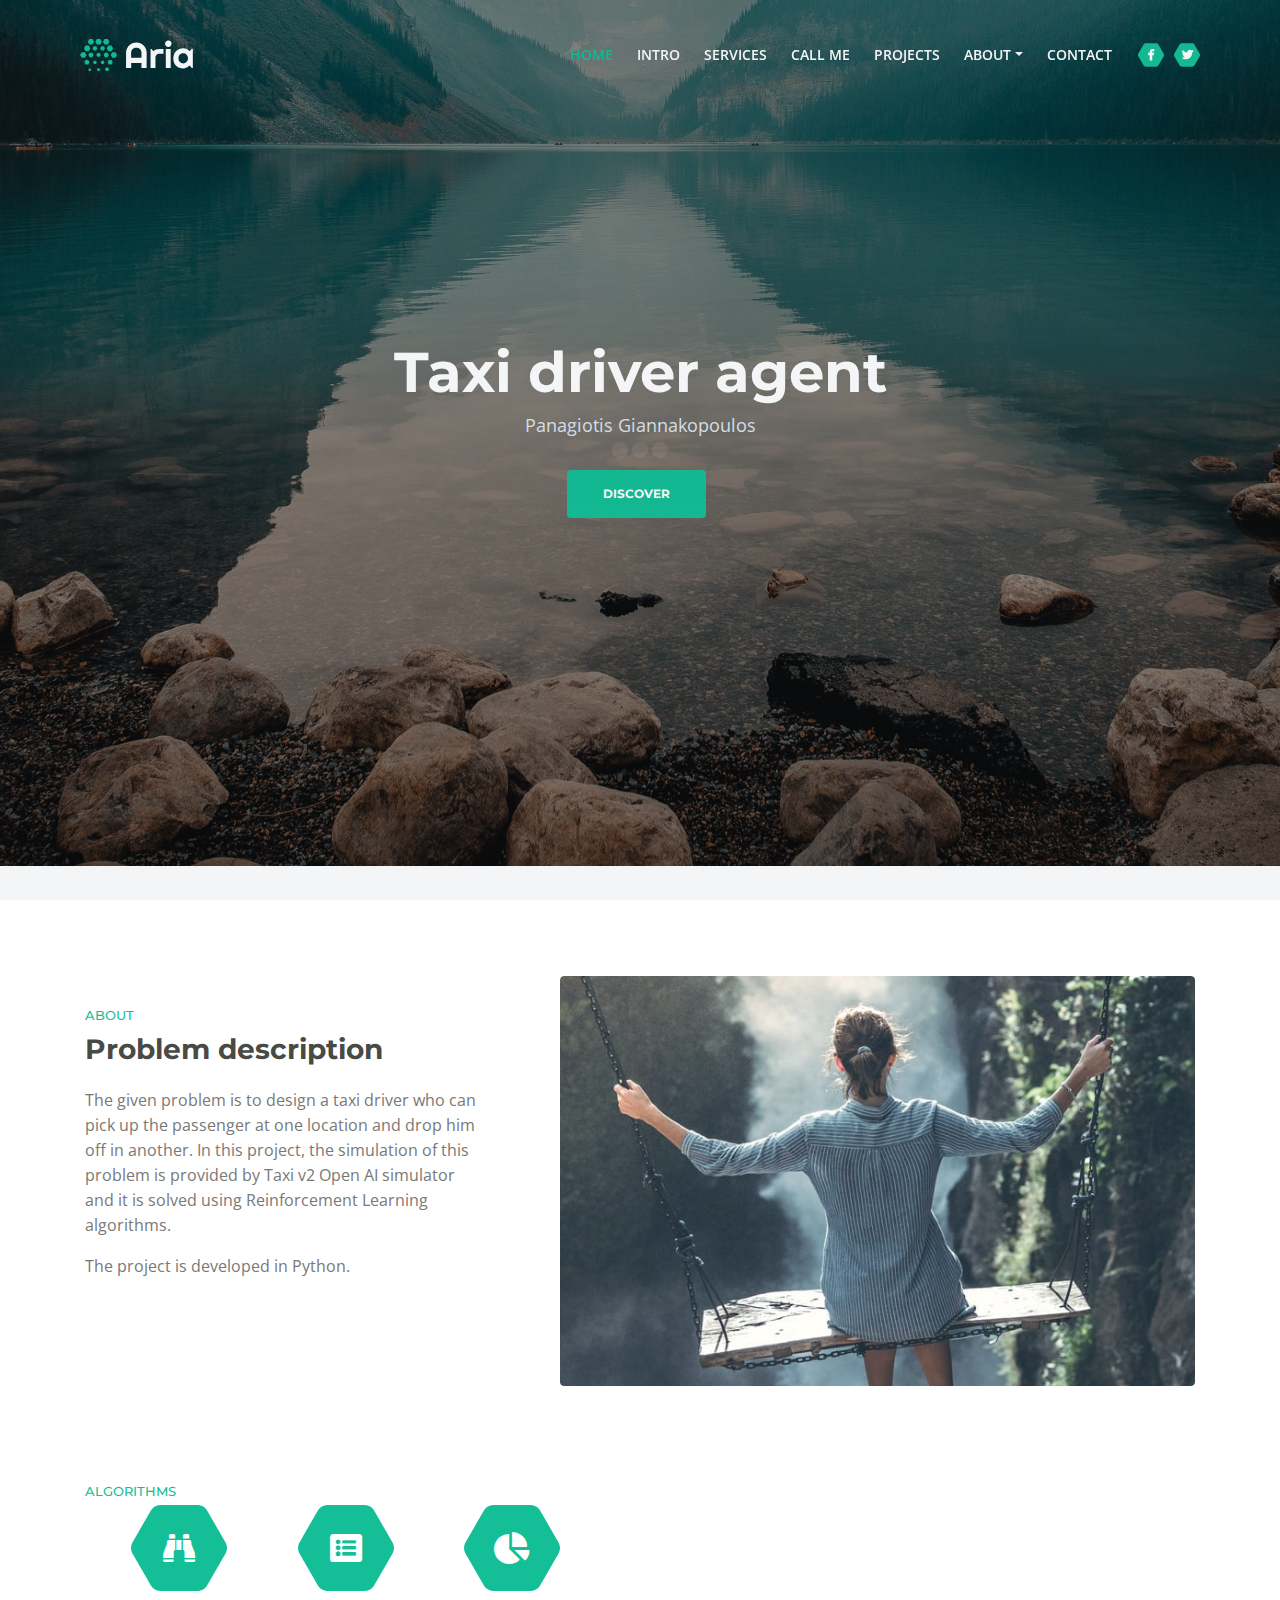
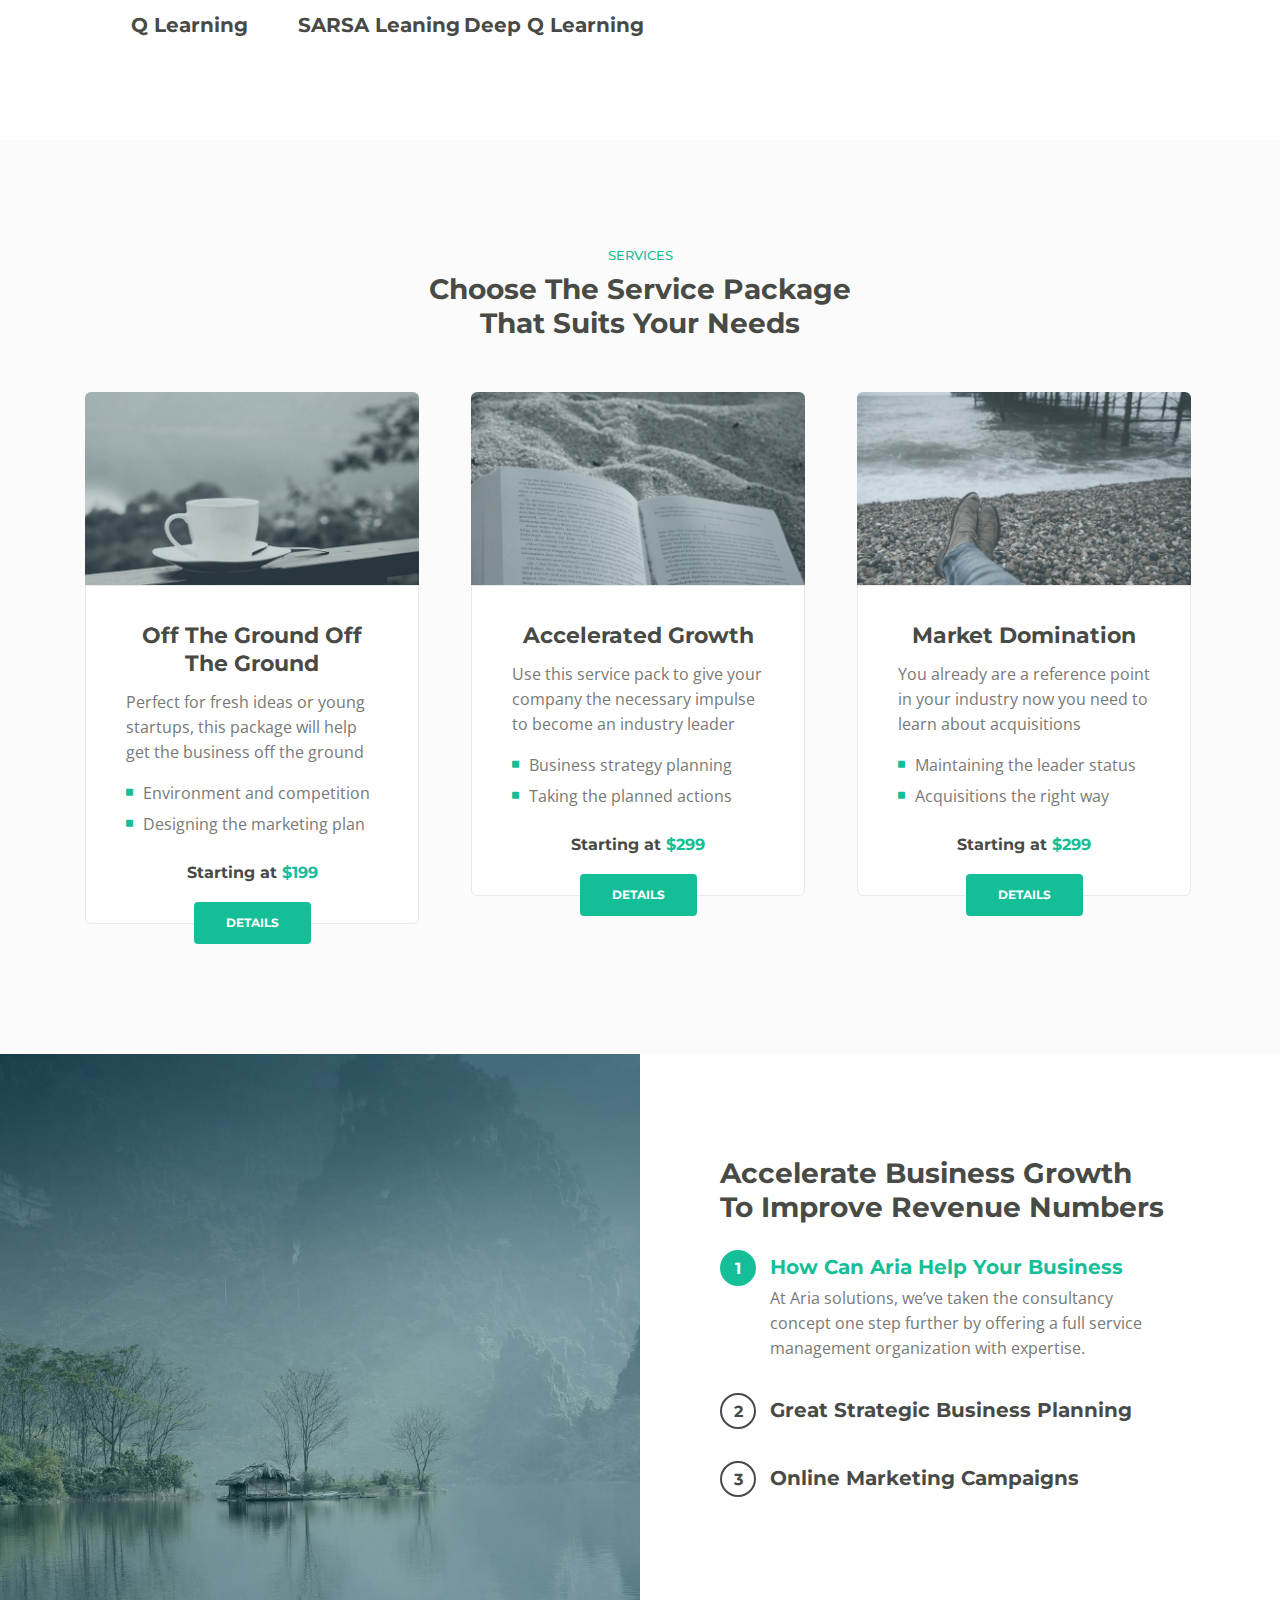
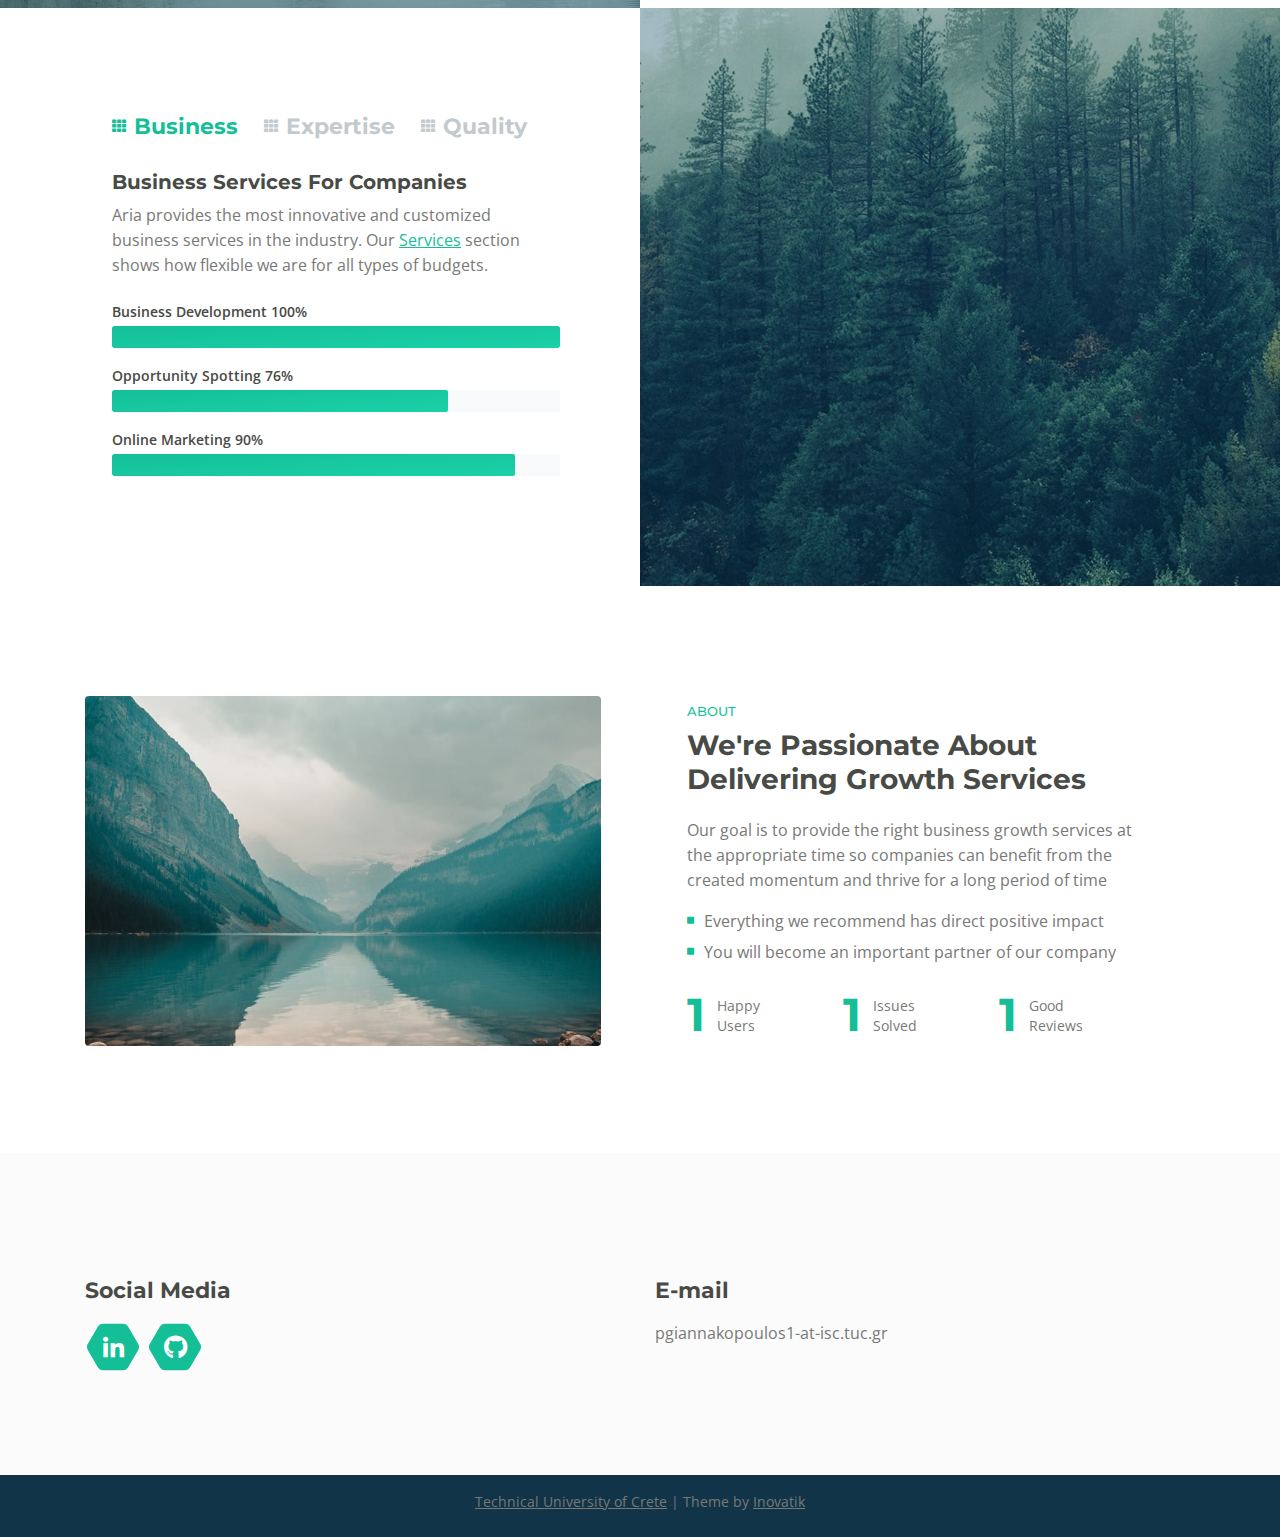
<file: report/index.html>
<!DOCTYPE html>
<html lang="en">
<head>
    <meta charset="utf-8">
    <meta name="viewport" content="width=device-width, initial-scale=1, shrink-to-fit=no">
    
    <!-- SEO Meta Tags -->
    <meta name="description" content="Aria is a business focused HTML landing page template built with Bootstrap to help you create lead generation websites for companies and their services.">
    <meta name="author" content="Inovatik">

    <!-- OG Meta Tags to improve the way the post looks when you share the page on LinkedIn, Facebook, Google+ -->
	<meta property="og:site_name" content="" /> <!-- website name -->
	<meta property="og:site" content="" /> <!-- website link -->
	<meta property="og:title" content=""/> <!-- title shown in the actual shared post -->
	<meta property="og:description" content="" /> <!-- description shown in the actual shared post -->
	<meta property="og:image" content="" /> <!-- image link, make sure it's jpg -->
	<meta property="og:url" content="" /> <!-- where do you want your post to link to -->
	<meta property="og:type" content="article" />

    <!-- Website Title -->
    <title>Taxi - Open AI gyn</title>
    
    <!-- Styles -->
    <link href="https://fonts.googleapis.com/css?family=Montserrat:500,700&display=swap&subset=latin-ext" rel="stylesheet">
    <link href="https://fonts.googleapis.com/css?family=Open+Sans:400,400i,600&display=swap&subset=latin-ext" rel="stylesheet">
    <link href="css/bootstrap.css" rel="stylesheet">
    <link href="css/fontawesome-all.css" rel="stylesheet">
    <link href="css/swiper.css" rel="stylesheet">
	<link href="css/magnific-popup.css" rel="stylesheet">
	<link href="css/styles.css" rel="stylesheet">
	
	<!-- Favicon  -->
    <link rel="icon" href="images/favicon.png">
</head>
<body data-spy="scroll" data-target=".fixed-top">
    
    <!-- Preloader -->
	<div class="spinner-wrapper">
        <div class="spinner">
            <div class="bounce1"></div>
            <div class="bounce2"></div>
            <div class="bounce3"></div>
        </div>
    </div>
    <!-- end of preloader -->
    

    <!-- Navbar -->
    <nav class="navbar navbar-expand-md navbar-dark navbar-custom fixed-top">
        <!-- Text Logo - Use this if you don't have a graphic logo -->
        <!-- <a class="navbar-brand logo-text page-scroll" href="index.html">Aria</a> -->

        <!-- Image Logo -->
        <a class="navbar-brand logo-image" href="index.html"><img src="images/logo.svg" alt="alternative"></a>
        
        <!-- Mobile Menu Toggle Button -->
        <button class="navbar-toggler" type="button" data-toggle="collapse" data-target="#navbarsExampleDefault" aria-controls="navbarsExampleDefault" aria-expanded="false" aria-label="Toggle navigation">
            <span class="navbar-toggler-awesome fas fa-bars"></span>
            <span class="navbar-toggler-awesome fas fa-times"></span>
        </button>
        <!-- end of mobile menu toggle button -->

        <div class="collapse navbar-collapse" id="navbarsExampleDefault">
            <ul class="navbar-nav ml-auto">
                <li class="nav-item">
                    <a class="nav-link page-scroll" href="#header">HOME <span class="sr-only">(current)</span></a>
                </li>
                <li class="nav-item">
                    <a class="nav-link page-scroll" href="#intro">INTRO</a>
                </li>
                <li class="nav-item">
                    <a class="nav-link page-scroll" href="#services">SERVICES</a>
                </li>
                <li class="nav-item">
                    <a class="nav-link page-scroll" href="#callMe">CALL ME</a>
                </li>
                <li class="nav-item">
                    <a class="nav-link page-scroll" href="#projects">PROJECTS</a>
                </li>

                <!-- Dropdown Menu -->          
                <li class="nav-item dropdown">
                    <a class="nav-link dropdown-toggle page-scroll" href="#about" id="navbarDropdown" role="button" aria-haspopup="true" aria-expanded="false">ABOUT</a>
                    <div class="dropdown-menu" aria-labelledby="navbarDropdown">
                        <a class="dropdown-item" href="terms-conditions.html"><span class="item-text">TERMS CONDITIONS</span></a>
                        <div class="dropdown-items-divide-hr"></div>
                        <a class="dropdown-item" href="privacy-policy.html"><span class="item-text">PRIVACY POLICY</span></a>
                    </div>
                </li>
                <!-- end of dropdown menu -->

                <li class="nav-item">
                    <a class="nav-link page-scroll" href="#contact">CONTACT</a>
                </li>
            </ul>
            <span class="nav-item social-icons">
                <span class="fa-stack">
                    <a href="#your-link">
                        <span class="hexagon"></span>
                        <i class="fab fa-facebook-f fa-stack-1x"></i>
                    </a>
                </span>
                <span class="fa-stack">
                    <a href="#your-link">
                        <span class="hexagon"></span>
                        <i class="fab fa-twitter fa-stack-1x"></i>
                    </a>
                </span>
            </span>
        </div>
    </nav> <!-- end of navbar -->
    <!-- end of navbar -->


    <!-- Header -->
    <header id="header" class="header">
        <div class="header-content">
            <div class="container">
                <div class="row">
                    <div class="col-lg-12">
                        <div class="text-container">
                            <h1>Taxi driver agent</h1>
                            <p class="p-heading p-large">Panagiotis Giannakopoulos</p>
                            <a class="btn-solid-lg page-scroll" href="#intro">DISCOVER</a>
                        </div>
                    </div> <!-- end of col -->
                </div> <!-- end of row -->
            </div> <!-- end of container -->
        </div> <!-- end of header-content -->
    </header> <!-- end of header -->
    <!-- end of header -->


    <!-- Intro -->
    <div id="intro" class="basic-1">
        <div class="container">
            <div class="row">
                <div class="col-lg-5">
                    <div class="text-container">
                        <div class="section-title">ABOUT</div>
                        <h2>Problem description</h2>
                        <p>The given problem is to design a taxi driver who can pick up the passenger at one location and drop him off in another. In this project, the simulation of this problem is provided by Taxi v2 Open AI simulator and it is solved using Reinforcement Learning algorithms.</p>
                        <p>The project is developed in Python.</p>
                    </div> <!-- end of text-container -->
                </div> <!-- end of col -->
                <div class="col-lg-7">
                    <div class="image-container">
                        <img class="img-fluid" src="images/intro-office.jpg" alt="alternative">
                    </div> <!-- end of image-container -->
                </div> <!-- end of col -->
            </div> <!-- end of row -->
        </div> <!-- end of container -->
    </div> <!-- end of basic-1 -->
    <!-- end of intro -->


    <!-- Description -->
    <div class="cards-1">
        <div class="container">
            <div class="row">
                <div class="col-lg-12">
                     <div class="section-title">ALGORITHMS</div>
                    <!-- Card -->
                    <div class="card">
                        <span class="fa-stack">
                            <span class="hexagon"></span>
                            <i class="fas fa-binoculars fa-stack-1x"></i>
                        </span>
                        <div class="card-body">
                            <h4 class="card-title">Q Learning</h4>
                            <p></p>
                        </div>
                    </div>
                    <!-- end of card -->

                    <!-- Card -->
                    <div class="card">
                        <span class="fa-stack">
                            <span class="hexagon"></span>
                            <i class="fas fa-list-alt fa-stack-1x"></i>
                        </span>
                        <div class="card-body">
                            <h4 class="card-title">SARSA Leaning</h4>
                            <p></p>
                        </div>
                    </div>
                    <!-- end of card -->

                    <!-- Card -->
                    <div class="card">
                        <span class="fa-stack">
                            <span class="hexagon"></span>
                            <i class="fas fa-chart-pie fa-stack-1x"></i>
                        </span>
                        <div class="card-body">
                            <h4 class="card-title">Deep Q Learning</h4>
                            <p></p>
                        </div>
                    </div>
                    <!-- end of card -->

                </div> <!-- end of col -->
            </div> <!-- end of row -->
        </div> <!-- end of container -->
    </div> <!-- end of cards-1 -->
    <!-- end of description -->


    <!-- Services -->
    <div id="services" class="cards-2">
        <div class="container">
            <div class="row">
                <div class="col-lg-12">
                    <div class="section-title">SERVICES</div>
                    <h2>Choose The Service Package<br> That Suits Your Needs</h2>
                </div> <!-- end of col -->
            </div> <!-- end of row -->
            <div class="row">
                <div class="col-lg-12">
                    
                    <!-- Card -->
                    <div class="card">
                        <div class="card-image">
                            <img class="img-fluid" src="images/services-1.jpg" alt="alternative">
                        </div>
                        <div class="card-body">
                            <h3 class="card-title">Off The Ground Off The Ground</h3>
                            <p>Perfect for fresh ideas or young startups, this package will help get the business off the ground</p>
                            <ul class="list-unstyled li-space-lg">
                                <li class="media">
                                    <i class="fas fa-square"></i>
                                    <div class="media-body">Environment and competition</div>
                                </li>
                                <li class="media">
                                    <i class="fas fa-square"></i>
                                    <div class="media-body">Designing the marketing plan</div>
                                </li>
                            </ul>
                            <p class="price">Starting at <span>$199</span></p>
                        </div>
                        <div class="button-container">
                            <a class="btn-solid-reg page-scroll" href="#callMe">DETAILS</a>
                        </div> <!-- end of button-container -->
                    </div>
                    <!-- end of card -->

                    <!-- Card -->
                    <div class="card">
                        <div class="card-image">
                            <img class="img-fluid" src="images/services-2.jpg" alt="alternative">
                        </div>
                        <div class="card-body">
                            <h3 class="card-title">Accelerated Growth</h3>
                            <p>Use this service pack to give your company the necessary impulse to become an industry leader</p>
                            <ul class="list-unstyled li-space-lg">
                                <li class="media">
                                    <i class="fas fa-square"></i>
                                    <div class="media-body">Business strategy planning</div>
                                </li>
                                <li class="media">
                                    <i class="fas fa-square"></i>
                                    <div class="media-body">Taking the planned actions</div>
                                </li>
                            </ul>
                            <p class="price">Starting at <span>$299</span></p>
                        </div>
                        <div class="button-container">
                            <a class="btn-solid-reg page-scroll" href="#callMe">DETAILS</a>
                        </div> <!-- end of button-container -->
                    </div>
                    <!-- end of card -->

                    <!-- Card -->
                    <div class="card">
                        <div class="card-image">
                            <img class="img-fluid" src="images/services-3.jpg" alt="alternative">
                        </div>
                        <div class="card-body">
                            <h3 class="card-title">Market Domination</h3>
                            <p>You already are a reference point in your industry now you need to learn about acquisitions</p>
                            <ul class="list-unstyled li-space-lg">
                                <li class="media">
                                    <i class="fas fa-square"></i>
                                    <div class="media-body">Maintaining the leader status</div>
                                </li>
                                <li class="media">
                                    <i class="fas fa-square"></i>
                                    <div class="media-body">Acquisitions the right way</div>
                                </li>
                            </ul>
                            <p class="price">Starting at <span>$299</span></p>
                        </div>
                        <div class="button-container">
                            <a class="btn-solid-reg page-scroll" href="#callMe">DETAILS</a>
                        </div> <!-- end of button-container -->
                    </div>
                    <!-- end of card -->

                </div> <!-- end of col -->
            </div> <!-- end of row -->
        </div> <!-- end of container -->
    </div> <!-- end of cards-2 -->
    <!-- end of services -->
    

    <!-- Details 1 -->
	<div id="details" class="accordion">
		<div class="area-1">
		</div><!-- end of area-1 on same line and no space between comments to eliminate margin white space --><div class="area-2">
            
            <!-- Accordion -->
            <div class="accordion-container" id="accordionOne">
                <h2>Accelerate Business Growth To Improve Revenue Numbers</h2>
                <div class="item">
                    <div id="headingOne">
                        <span data-toggle="collapse" data-target="#collapseOne" aria-expanded="true" aria-controls="collapseOne" role="button">
                            <span class="circle-numbering">1</span><span class="accordion-title">How Can Aria Help Your Business</span>
                        </span>
                    </div>
                    <div id="collapseOne" class="collapse show" aria-labelledby="headingOne" data-parent="#accordionOne">
                        <div class="accordion-body">
                            At Aria solutions, we’ve taken the consultancy concept one step further by offering a full service management organization with expertise.
                        </div>
                    </div>
                </div> <!-- end of item -->
            
                <div class="item">
                    <div id="headingTwo">
                        <span class="collapsed" data-toggle="collapse" data-target="#collapseTwo" aria-expanded="false" aria-controls="collapseTwo" role="button">
                            <span class="circle-numbering">2</span><span class="accordion-title">Great Strategic Business Planning</span>
                        </span>
                    </div>
                    <div id="collapseTwo" class="collapse" aria-labelledby="headingTwo" data-parent="#accordionOne">
                        <div class="accordion-body">
                            Aria partners with businesses to business growth and development ideas including environment analysis, plan execution and evaluation.
                        </div>
                    </div>
                </div> <!-- end of item -->
            
                <div class="item">
                    <div id="headingThree">
                        <span class="collapsed" data-toggle="collapse" data-target="#collapseThree" aria-expanded="false" aria-controls="collapseThree" role="button">
                            <span class="circle-numbering">3</span><span class="accordion-title">Online Marketing Campaigns</span>
                        </span>
                    </div>
                    <div id="collapseThree" class="collapse" aria-labelledby="headingThree" data-parent="#accordionOne">
                        <div class="accordion-body">
                            An awesome online marketing plan won't save your bad product but paired with a good product, the sky is the limit for what can be achieved.
                        </div>
                    </div>
                </div> <!-- end of item -->
            </div> <!-- end of accordion-container -->
            <!-- end of accordion -->

		</div> <!-- end of area-2 -->
    </div> <!-- end of accordion -->
    <!-- end of details 1 -->


    <!-- Details 2 -->
	<div class="tabs">
        <div class="area-1">
            <div class="tabs-container">
                
                <!-- Tabs Links -->
                <ul class="nav nav-tabs" id="ariaTabs" role="tablist">
                    <li class="nav-item">
                        <a class="nav-link active" id="nav-tab-1" data-toggle="tab" href="#tab-1" role="tab" aria-controls="tab-1" aria-selected="true"><i class="fas fa-th"></i> Business</a>
                    </li>
                    <li class="nav-item">
                        <a class="nav-link" id="nav-tab-2" data-toggle="tab" href="#tab-2" role="tab" aria-controls="tab-2" aria-selected="false"><i class="fas fa-th"></i> Expertise</a>
                    </li>
                    <li class="nav-item">
                        <a class="nav-link" id="nav-tab-3" data-toggle="tab" href="#tab-3" role="tab" aria-controls="tab-3" aria-selected="false"><i class="fas fa-th"></i> Quality</a>
                    </li>
                </ul>
                <!-- end of tabs links -->
                
                <!-- Tabs Content -->
                <div class="tab-content" id="ariaTabsContent">

                    <!-- Tab -->
                    <div class="tab-pane fade show active" id="tab-1" role="tabpanel" aria-labelledby="tab-1">
                        <h4>Business Services For Companies</h4>
                        <p>Aria provides the most innovative and customized business services in the industry. Our <a class="green page-scroll" href="#services">Services</a> section shows how flexible we are for all types of budgets.</p>
                        
                        <!-- Progress Bars -->
                        <div class="progress-container">
                            <div class="title">Business Development 100%</div>
                            <div class="progress">
                                <div class="progress-bar first" role="progressbar" aria-valuenow="0" aria-valuemin="0" aria-valuemax="100"></div>
                            </div>
                            <div class="title">Opportunity Spotting 76%</div>
                            <div class="progress">
                                <div class="progress-bar second" role="progressbar" aria-valuenow="75" aria-valuemin="0" aria-valuemax="100"></div>
                            </div>
                            <div class="title">Online Marketing 90%</div>
                            <div class="progress">
                                <div class="progress-bar third" role="progressbar" aria-valuenow="90" aria-valuemin="0" aria-valuemax="100"></div>
                            </div>
                        </div> <!-- end of progress-container -->
                        <!-- end of progress bars -->
                        
                    </div> <!-- end of tab-pane --> 
                    <!-- end of tab -->

                    <!-- Tab -->
                    <div class="tab-pane fade" id="tab-2" role="tabpanel" aria-labelledby="tab-2">
                        <ul class="list-unstyled li-space-lg first">
                            <li class="media">
                                <div class="media-bullet">1</div>
                                <div class="media-body"><strong>High quality</strong> is on top of our list when it comes to the way we deliver the services</div>
                            </li>
                            <li class="media">
                                <div class="media-bullet">2</div>
                                <div class="media-body"><strong>Maximum impact</strong> is what we look for in our actions</div>
                            </li>
                            <li class="media">
                                <div class="media-bullet">3</div>
                                <div class="media-body"><strong>Quality standards</strong> are important but meant to be exceeded</div>
                            </li>
                        </ul>
                        <ul class="list-unstyled li-space-lg last">
                            <li class="media">
                                <div class="media-bullet">4</div>
                                <div class="media-body"><strong>We're always looking</strong> for industry leaders to help them win their market position</div>
                            </li>
                            <li class="media">
                                <div class="media-bullet">5</div>
                                <div class="media-body"><strong>Evaluation</strong> is a key aspect of this business and important</div>
                            </li>
                            <li class="media">
                                <div class="media-bullet">6</div>
                                <div class="media-body"><strong>Ethic</strong> procedures ar alwasy at the base of everything we do</div>
                            </li>
                        </ul>
                    </div> <!-- end of tab-pane -->
                    <!-- end of tab -->

                    <!-- Tab -->
                    <div class="tab-pane fade" id="tab-3" role="tabpanel" aria-labelledby="tab-3">
                        <p><strong>We strive to achieve</strong> 100% customer satisfaction for both types of customers: hiring companies and job seekers. Types of customers: <a class="green" href="#your-link">with huge potential</a></p>
                        <p><strong>Our goal is to help</strong> your company achieve its full potential and establish long term stability for <a class="green" href="#your-link">the stakeholders</a></p>
                        <ul class="list-unstyled li-space-lg">
                            <li class="media">
                                <i class="fas fa-square"></i>
                                <div class="media-body">It's easy to get a quotation, just call our office anytime</div>
                            </li>
                            <li class="media">
                                <i class="fas fa-square"></i>
                                <div class="media-body">We'll get back to you with an initial estimate soon</div>
                            </li>
                            <li class="media">
                                <i class="fas fa-square"></i>
                                <div class="media-body">Get ready to see results even after only 30 days</div>
                            </li>
                            <li class="media">
                                <i class="fas fa-square"></i>
                                <div class="media-body">Ask for a quote and start improving your business</div>
                            </li>
                            <li class="media">
                                <i class="fas fa-square"></i>
                                <div class="media-body">Just fill out the form and we'll call you right away</div>
                            </li>
                        </ul>
                    </div> <!-- end of tab-pane -->
                    <!-- end of tab -->

                </div> <!-- end of tab-content -->
                <!-- end of tabs content -->

            </div> <!-- end of tabs-container -->
        </div><!-- end of area-1 on same line and no space between comments to eliminate margin white space --><div class="area-2"></div> <!-- end of area-2 -->
    </div> <!-- end of tabs -->
    <!-- end of details 2 -->


    <!-- About -->
    <div id="about" class="counter">
        <div class="container">
            <div class="row">
                <div class="col-lg-5 col-xl-6">
                    <div class="image-container">
                        <img class="img-fluid" src="images/about.jpg" alt="alternative">
                    </div> <!-- end of image-container -->
                </div> <!-- end of col -->
                <div class="col-lg-7 col-xl-6">
                    <div class="text-container">
                        <div class="section-title">ABOUT</div>
                        <h2>We're Passionate About Delivering Growth Services</h2>
                        <p>Our goal is to provide the right business growth services at the appropriate time so companies can benefit from the created momentum and thrive for a long period of time</p>
                        <ul class="list-unstyled li-space-lg">
                            <li class="media">
                                <i class="fas fa-square"></i>
                                <div class="media-body">Everything we recommend has direct positive impact</div>
                            </li>
                            <li class="media">
                                <i class="fas fa-square"></i>
                                <div class="media-body">You will become an important partner of our company</div>
                            </li>
                        </ul>

                        <!-- Counter -->
                        <div id="counter">
                            <div class="cell">
                                <div class="counter-value number-count" data-count="231">1</div>
                                <div class="counter-info">Happy<br>Users</div>
                            </div>
                            <div class="cell">
                                <div class="counter-value number-count" data-count="121">1</div>
                                <div class="counter-info">Issues<br>Solved</div>
                            </div>
                            <div class="cell">
                                <div class="counter-value number-count" data-count="159">1</div>
                                <div class="counter-info">Good<br>Reviews</div>
                            </div>
                        </div>
                        <!-- end of counter -->

                    </div> <!-- end of text-container -->      
                </div> <!-- end of col -->
            </div> <!-- end of row -->
        </div> <!-- end of container -->
    </div> <!-- end of counter -->
    <!-- end of about -->


    <!-- Contact -->
    <div id="contact" class="form-2">
        <div class="container">
            <div class="row">
                <div class="col-lg-6">
                    <div class="text-container">
                        <h3>Social Media</h3>
                        <span class="fa-stack">
                            <a href="https://www.linkedin.com/in/panagiotis-giannakopoulos/" target="_blank">
                                <span class="hexagon"></span>
                                <i class="fab fa-linkedin-in fa-stack-1x"></i>
                            </a>
                        </span>
                        <span class="fa-stack">
                            <a href="https://github.com/pgiannakopoulos" target="_blank">
                                <span class="hexagon"></span>
                                <i class="fab fa-github fa-stack-1x"></i>
                            </a>
                        </span>
                    </div> <!-- end of text-container -->
                </div> <!-- end of col -->
                <div class="col-lg-6">
                    <div class="text-container">
                        <h3>E-mail</h3>
                        pgiannakopoulos1-at-isc.tuc.gr
                    </div> <!-- end of text-container -->
                </div>
                    <!-- end of contact form -->

                </div> <!-- end of col -->
            </div> <!-- end of row -->
        </div> <!-- end of container -->
    </div> <!-- end of form-2 -->
    <!-- end of contact -->


    <!-- Copyright -->
    <div class="copyright">
        <div class="container">
            <div class="row">
                <div class="col-lg-12">
                    <p class="p-small"><a href="https://tuc.gr" target="_blank">Technical University of Crete</a> | Theme by <a href="https://inovatik.com" target="_blank">Inovatik</a></p>
                </div> <!-- end of col -->
            </div> <!-- enf of row -->
        </div> <!-- end of container -->
    </div> <!-- end of copyright --> 
    <!-- end of copyright -->
    
    	
    <!-- Scripts -->
    <script src="js/jquery.min.js"></script> <!-- jQuery for Bootstrap's JavaScript plugins -->
    <script src="js/popper.min.js"></script> <!-- Popper tooltip library for Bootstrap -->
    <script src="js/bootstrap.min.js"></script> <!-- Bootstrap framework -->
    <script src="js/jquery.easing.min.js"></script> <!-- jQuery Easing for smooth scrolling between anchors -->
    <script src="js/swiper.min.js"></script> <!-- Swiper for image and text sliders -->
    <script src="js/jquery.magnific-popup.js"></script> <!-- Magnific Popup for lightboxes -->
    <script src="js/morphext.min.js"></script> <!-- Morphtext rotating text in the header -->
    <script src="js/isotope.pkgd.min.js"></script> <!-- Isotope for filter -->
    <script src="js/validator.min.js"></script> <!-- Validator.js - Bootstrap plugin that validates forms -->
    <script src="js/scripts.js"></script> <!-- Custom scripts -->
</body>
</html>
</file>
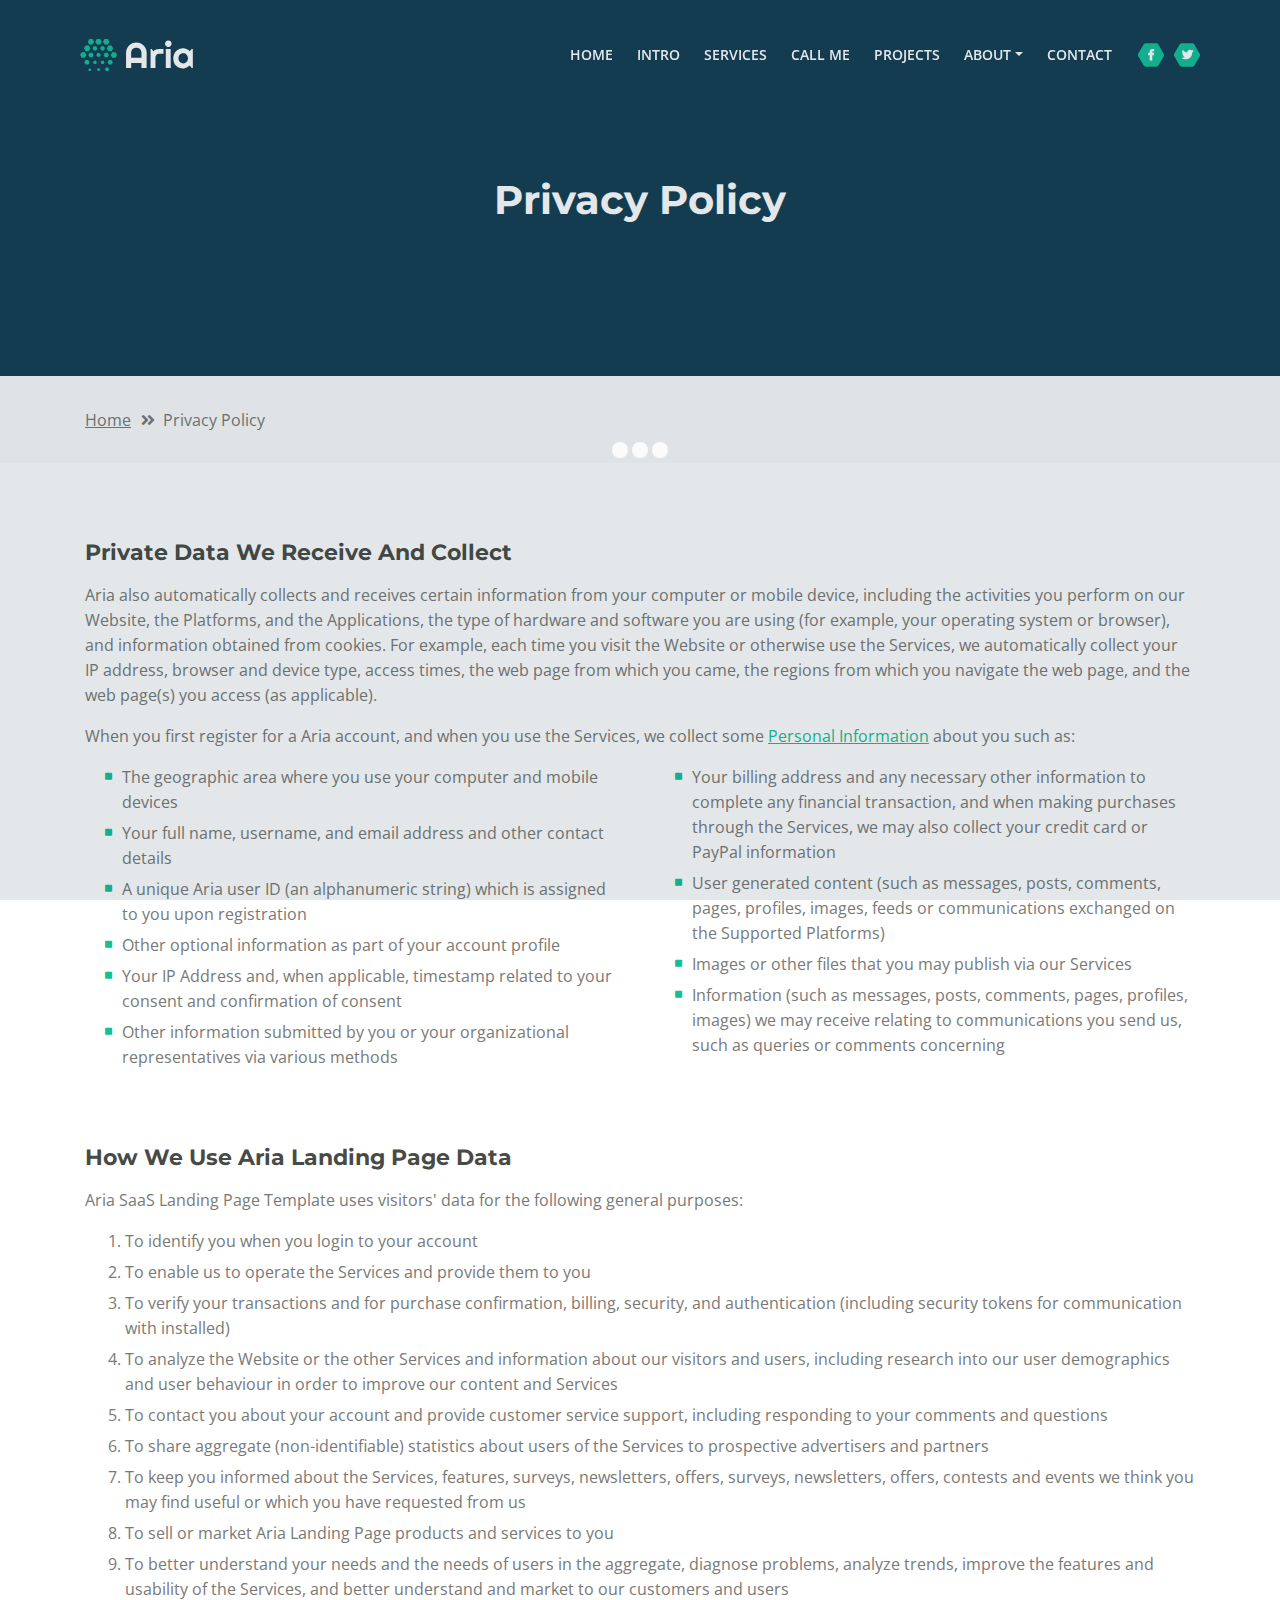
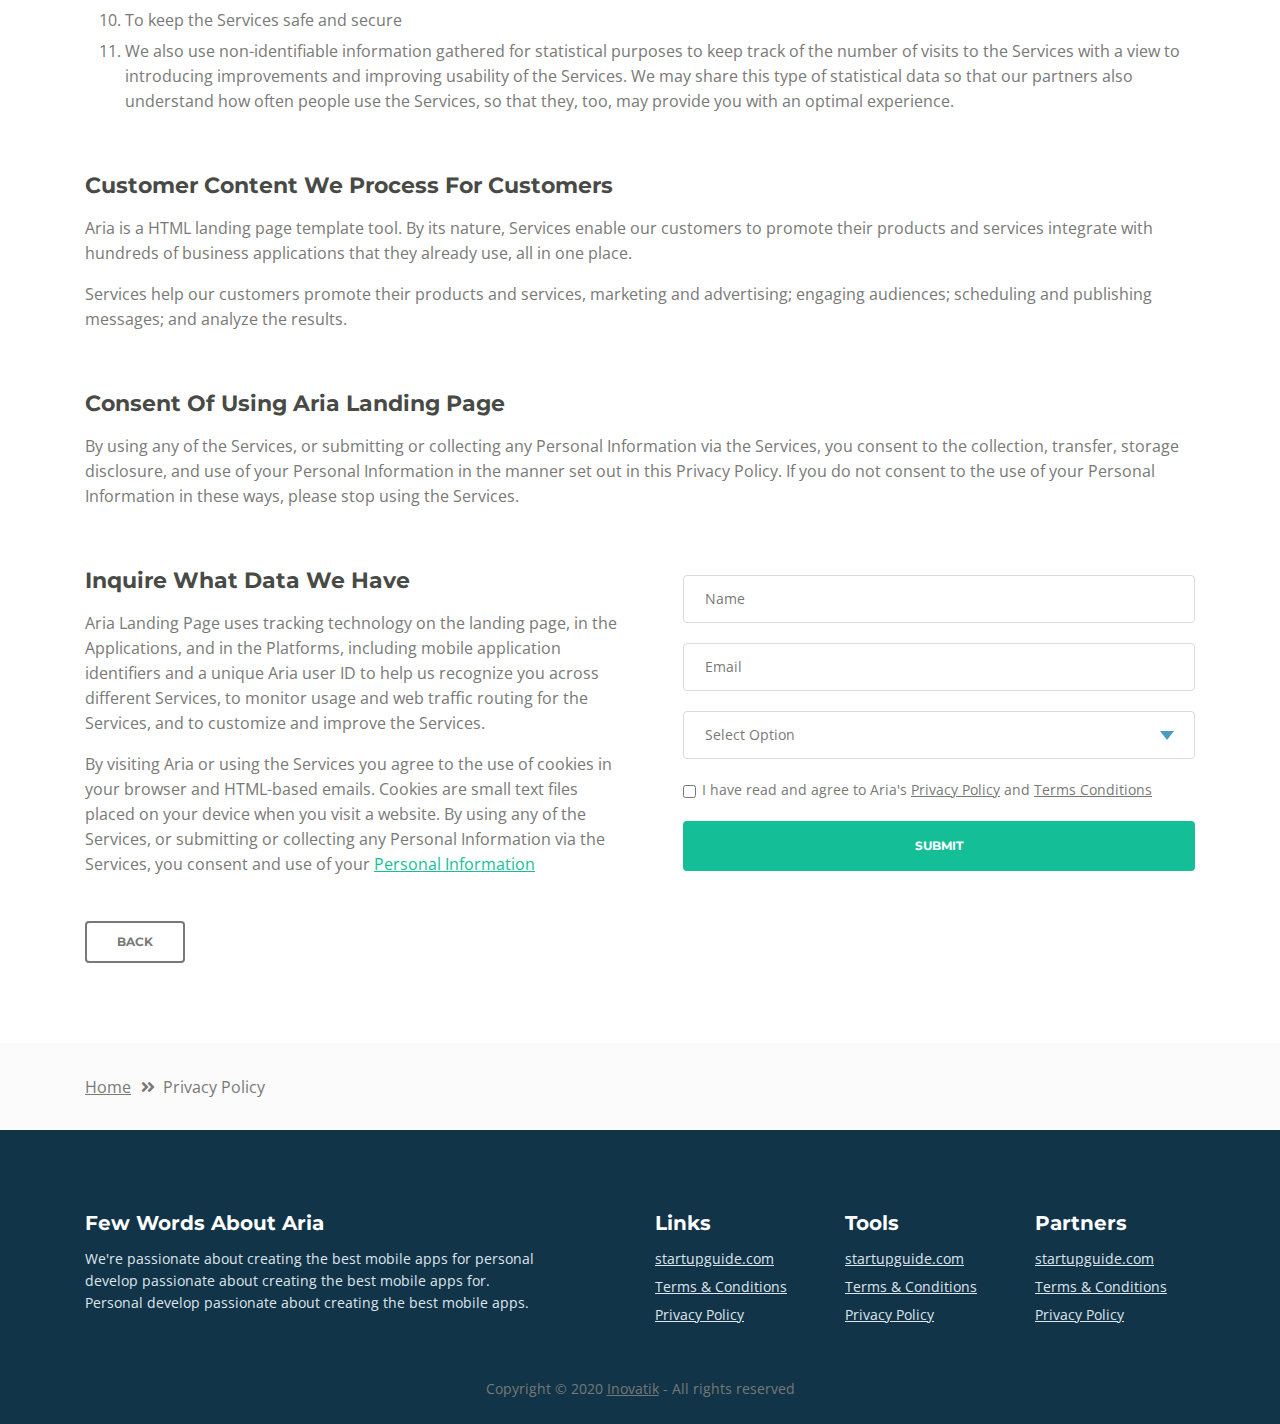
<file: report/privacy-policy.html>
<!DOCTYPE html>
<html lang="en">
<head>
    <meta charset="utf-8">
    <meta name="viewport" content="width=device-width, initial-scale=1, shrink-to-fit=no">
    
    <!-- SEO Meta Tags -->
    <meta name="description" content="Aria is a business focused HTML landing page template built with Bootstrap to help you create lead generation websites for companies and their services.">
    <meta name="author" content="Inovatik">

    <!-- OG Meta Tags to improve the way the post looks when you share the page on LinkedIn, Facebook, Google+ -->
	<meta property="og:site_name" content="" /> <!-- website name -->
	<meta property="og:site" content="" /> <!-- website link -->
	<meta property="og:title" content=""/> <!-- title shown in the actual shared post -->
	<meta property="og:description" content="" /> <!-- description shown in the actual shared post -->
	<meta property="og:image" content="" /> <!-- image link, make sure it's jpg -->
	<meta property="og:url" content="" /> <!-- where do you want your post to link to -->
	<meta property="og:type" content="article" />

    <!-- Website Title -->
    <title>Privacy Policy - Aria - Business HTML Landing Page Template</title>
    
    <!-- Styles -->
    <link href="https://fonts.googleapis.com/css?family=Montserrat:500,700&display=swap&subset=latin-ext" rel="stylesheet">
    <link href="https://fonts.googleapis.com/css?family=Open+Sans:400,400i,600&display=swap&subset=latin-ext" rel="stylesheet">
    <link href="css/bootstrap.css" rel="stylesheet">
    <link href="css/fontawesome-all.css" rel="stylesheet">
    <link href="css/swiper.css" rel="stylesheet">
	<link href="css/magnific-popup.css" rel="stylesheet">
    <link href="css/styles.css" rel="stylesheet">
	
	<!-- Favicon  -->
    <link rel="icon" href="images/favicon.png">
</head>
<body data-spy="scroll" data-target=".fixed-top">
    
    <!-- Preloader -->
	<div class="spinner-wrapper">
        <div class="spinner">
            <div class="bounce1"></div>
            <div class="bounce2"></div>
            <div class="bounce3"></div>
        </div>
    </div>
    <!-- end of preloader -->
    

    <!-- Navbar -->
    <nav class="navbar navbar-expand-md navbar-dark navbar-custom fixed-top">
        <!-- Text Logo - Use this if you don't have a graphic logo -->
        <!-- <a class="navbar-brand logo-text page-scroll" href="index.html">Aria</a> -->

        <!-- Image Logo -->
        <a class="navbar-brand logo-image" href="index.html"><img src="images/logo.svg" alt="alternative"></a>
        
        <!-- Mobile Menu Toggle Button -->
        <button class="navbar-toggler" type="button" data-toggle="collapse" data-target="#navbarsExampleDefault" aria-controls="navbarsExampleDefault" aria-expanded="false" aria-label="Toggle navigation">
            <span class="navbar-toggler-awesome fas fa-bars"></span>
            <span class="navbar-toggler-awesome fas fa-times"></span>
        </button>
        <!-- end of mobile menu toggle button -->

        <div class="collapse navbar-collapse" id="navbarsExampleDefault">
            <ul class="navbar-nav ml-auto">
                <li class="nav-item">
                    <a class="nav-link page-scroll" href="index.html#header">HOME <span class="sr-only">(current)</span></a>
                </li>
                <li class="nav-item">
                    <a class="nav-link page-scroll" href="index.html#intro">INTRO</a>
                </li>
                <li class="nav-item">
                    <a class="nav-link page-scroll" href="index.html#services">SERVICES</a>
                </li>
                <li class="nav-item">
                    <a class="nav-link page-scroll" href="index.html#callMe">CALL ME</a>
                </li>
                <li class="nav-item">
                    <a class="nav-link page-scroll" href="index.html#projects">PROJECTS</a>
                </li>

                <!-- Dropdown Menu -->          
                <li class="nav-item dropdown">
                    <a class="nav-link dropdown-toggle page-scroll" href="index.html#about" id="navbarDropdown" role="button" aria-haspopup="true" aria-expanded="false">ABOUT</a>
                    <div class="dropdown-menu" aria-labelledby="navbarDropdown">
                        <a class="dropdown-item" href="terms-conditions.html"><span class="item-text">TERMS CONDITIONS</span></a>
                        <div class="dropdown-items-divide-hr"></div>
                        <a class="dropdown-item" href="privacy-policy.html"><span class="item-text">PRIVACY POLICY</span></a>
                    </div>
                </li>
                <!-- end of dropdown menu -->

                <li class="nav-item">
                    <a class="nav-link page-scroll" href="index.html#contact">CONTACT</a>
                </li>
            </ul>
            <span class="nav-item social-icons">
                <span class="fa-stack">
                    <a href="#your-link">
                        <span class="hexagon"></span>
                        <i class="fab fa-facebook-f fa-stack-1x"></i>
                    </a>
                </span>
                <span class="fa-stack">
                    <a href="#your-link">
                        <span class="hexagon"></span>
                        <i class="fab fa-twitter fa-stack-1x"></i>
                    </a>
                </span>
            </span>
        </div>
    </nav> <!-- end of navbar -->
    <!-- end of navbar -->


    <!-- Header -->
    <header id="header" class="ex-header">
        <div class="container">
            <div class="row">
                <div class="col-md-12">
                    <h1>Privacy Policy</h1>
                </div> <!-- end of col -->
            </div> <!-- end of row -->
        </div> <!-- end of container -->
    </header> <!-- end of ex-header -->
    <!-- end of header -->


    <!-- Breadcrumbs -->
    <div class="ex-basic-1">
        <div class="container">
            <div class="row">
                <div class="col-lg-12">
                    <div class="breadcrumbs">
                        <a href="index.html">Home</a><i class="fa fa-angle-double-right"></i><span>Privacy Policy</span>
                    </div> <!-- end of breadcrumbs -->
                </div> <!-- end of col -->
            </div> <!-- end of row -->
        </div> <!-- end of container -->
    </div> <!-- end of ex-basic-1 -->
    <!-- end of breadcrumbs -->


    <!-- Privacy Content -->
    <div class="ex-basic-2">
        <div class="container">
            <div class="row">
                <div class="col-lg-12">
                    <div class="text-container">
                        <h3>Private Data We Receive And Collect</h3>
                        <p>Aria also automatically collects and receives certain information from your computer or mobile device, including the activities you perform on our Website, the Platforms, and the Applications, the type of hardware and software you are using (for example, your operating system or browser), and information obtained from cookies. For example, each time you visit the Website or otherwise use the Services, we automatically collect your IP address, browser and device type, access times, the web page from which you came, the regions from which you navigate the web page, and the web page(s) you access (as applicable).</p>
                        <p>When you first register for a Aria account, and when you use the Services, we collect some <a class="green" href="#your-link">Personal Information</a> about you such as:</p>
                        <div class="row">
                            <div class="col-md-6">
                                <ul class="list-unstyled li-space-lg indent">
                                    <li class="media">
                                        <i class="fas fa-square"></i>
                                        <div class="media-body">The geographic area where you use your computer and mobile devices</div>
                                    </li>
                                    <li class="media">
                                        <i class="fas fa-square"></i>
                                        <div class="media-body">Your full name, username, and email address and other contact details</div>
                                    </li>
                                    <li class="media">
                                        <i class="fas fa-square"></i>
                                        <div class="media-body">A unique Aria user ID (an alphanumeric string) which is assigned to you upon registration</div>
                                    </li>
                                    <li class="media">
                                        <i class="fas fa-square"></i>
                                        <div class="media-body">Other optional information as part of your account profile</div>
                                    </li>
                                    <li class="media">
                                        <i class="fas fa-square"></i>
                                        <div class="media-body">Your IP Address and, when applicable, timestamp related to your consent and confirmation of consent</div>
                                    </li>
                                    <li class="media">
                                        <i class="fas fa-square"></i>
                                        <div class="media-body">Other information submitted by you or your organizational representatives via various methods</div>
                                    </li>
                                </ul>
                            </div> <!-- end of col -->

                            <div class="col-md-6">
                                <ul class="list-unstyled li-space-lg indent">
                                    <li class="media">
                                        <i class="fas fa-square"></i>
                                        <div class="media-body">Your billing address and any necessary other information to complete any financial transaction, and when making purchases through the Services, we may also collect your credit card or PayPal information</div>
                                    </li>
                                    <li class="media">
                                        <i class="fas fa-square"></i>
                                        <div class="media-body">User generated content (such as messages, posts, comments, pages, profiles, images, feeds or communications exchanged on the Supported Platforms)</div>
                                    </li>
                                    <li class="media">
                                        <i class="fas fa-square"></i>
                                        <div class="media-body">Images or other files that you may publish via our Services</div>
                                    </li>
                                    <li class="media">
                                        <i class="fas fa-square"></i>
                                        <div class="media-body">Information (such as messages, posts, comments, pages, profiles, images) we may receive relating to communications you send us, such as queries or comments concerning</div>
                                    </li>
                                </ul>
                            </div> <!-- end of col -->
                        </div> <!-- end of row -->
                    </div> <!-- end of text-container-->
                    
                    <div class="text-container">
                        <h3>How We Use Aria Landing Page Data</h3>
                        <p>Aria SaaS Landing Page Template uses visitors' data for the following general purposes:</p>
                        <ol class="li-space-lg">
                            <li>To identify you when you login to your account</li>
                            <li>To enable us to operate the Services and provide them to you</li>
                            <li>To verify your transactions and for purchase confirmation, billing, security, and authentication (including security tokens for communication with installed)</li>
                            <li>To analyze the Website or the other Services and information about our visitors and users, including research into our user demographics and user behaviour in order to improve our content and Services</li>
                            <li>To contact you about your account and provide customer service support, including responding to your comments and questions</li>
                            <li>To share aggregate (non-identifiable) statistics about users of the Services to prospective advertisers and partners</li>
                            <li>To keep you informed about the Services, features, surveys, newsletters, offers, surveys, newsletters, offers, contests and events we think you may find useful or which you have requested from us</li>
                            <li>To sell or market Aria Landing Page products and services to you</li>
                            <li>To better understand your needs and the needs of users in the aggregate, diagnose problems, analyze trends, improve the features and usability of the Services, and better understand and market to our customers and users</li>
                            <li>To keep the Services safe and secure</li>
                            <li>We also use non-identifiable information gathered for statistical purposes to keep track of the number of visits to the Services with a view to introducing improvements and improving usability of the Services. We may share this type of statistical data so that our partners also understand how often people use the Services, so that they, too, may provide you with an optimal experience.</li>
                        </ol>
                    </div> <!-- end of text-container -->

                    <div class="text-container">
                        <h3>Customer Content We Process For Customers</h3>
                        <p>Aria is a HTML landing page template tool. By its nature, Services enable our customers to promote their products and services integrate with hundreds of business applications that they already use, all in one place.</p>
                        <p>Services help our customers promote their products and services, marketing and advertising; engaging audiences; scheduling and publishing messages; and analyze the results.</p>
                    </div> <!-- end of text container -->

                    <div class="text-container">
                        <h3>Consent Of Using Aria Landing Page</h3>
					    <p class="mb-5">By using any of the Services, or submitting or collecting any Personal Information via the Services, you consent to the collection, transfer, storage disclosure, and use of your Personal Information in the manner set out in this Privacy Policy. If you do not consent to the use of your Personal Information in these ways, please stop using the Services.</p>
                    </div> <!-- end of text-container -->
                                       
                    <div class="row">
                        <div class="col-md-6">
                            <div class="text-container last">
                                <h3>Inquire What Data We Have</h3>
                                <p>Aria Landing Page uses tracking technology on the landing page, in the Applications, and in the Platforms, including mobile application identifiers and a unique Aria user ID to help us recognize you across different Services, to monitor usage and web traffic routing for the Services, and to customize and improve the Services.</p>
                                <p> By visiting Aria or using the Services you agree to the use of cookies in your browser and HTML-based emails. Cookies are small text files placed on your device when you visit a website. By using any of the Services, or submitting or collecting any Personal Information via the Services, you consent and use of your <a class="green" href="#your-link">Personal Information</a></p>
                            </div> <!-- end of text container -->
                        </div> <!-- end of col-->
                        <div class="col-md-6">

                            <!-- Privacy Form -->
                            <div class="form-container">
                                <form id="privacyForm" data-toggle="validator" data-focus="false">
                                    <div class="form-group">
                                        <input type="text" class="form-control-input" id="pname" required>
                                        <label class="label-control" for="pname">Name</label>
                                        <div class="help-block with-errors"></div>
                                    </div>
                                    <div class="form-group">
                                        <input type="email" class="form-control-input" id="pemail" required>
                                        <label class="label-control" for="pemail">Email</label>
                                        <div class="help-block with-errors"></div>
                                    </div>
                                    <div class="form-group">
                                        <select class="form-control-select" id="pselect" required>
                                            <option class="select-option" value="" disabled selected>Select Option</option>
                                            <option class="select-option" value="Delete data">Delete my data</option>
                                            <option class="select-option" value="Show me data">Show me my data</option>
                                        </select>
                                        <div class="help-block with-errors"></div>
                                    </div>
                                    <div class="form-group checkbox">
                                        <input type="checkbox" id="pterms" value="Agreed-to-Terms" required>I have read and agree to Aria's <a href="privacy-policy.html">Privacy Policy</a> and <a href="terms-conditions.html">Terms Conditions</a>
                                        <div class="help-block with-errors"></div>
                                    </div>
                                    <div class="form-group">
                                        <button type="submit" class="form-control-submit-button">SUBMIT</button>
                                    </div>
                                    <div class="form-message">
                                        <div id="pmsgSubmit" class="h3 text-center hidden"></div>
                                    </div>
                                </form>
                            </div> <!-- end of form container -->
                            <!-- end of privacy form -->

                        </div> <!-- end of col--> 
                    </div> <!-- end of row -->
                    <a class="btn-outline-reg back" href="index.html">BACK</a>
                </div> <!-- end of col-->
            </div> <!-- end of row -->
        </div> <!-- end of container -->
    </div> <!-- end of ex-basic-2 -->
    <!-- end of privacy content -->


    <!-- Breadcrumbs -->
    <div class="ex-basic-1">
        <div class="container">
            <div class="row">
                <div class="col-lg-12">
                    <div class="breadcrumbs">
                        <a href="index.html">Home</a><i class="fa fa-angle-double-right"></i><span>Privacy Policy</span>
                    </div> <!-- end of breadcrumbs -->
                </div> <!-- end of col -->
            </div> <!-- end of row -->
        </div> <!-- end of container -->
    </div> <!-- end of ex-basic-1 -->
    <!-- end of breadcrumbs -->

    
    <!-- Footer -->
    <div class="footer">
        <div class="container">
            <div class="row">
                <div class="col-md-6">
                    <div class="text-container about">
                        <h4>Few Words About Aria</h4>
                        <p class="white">We're passionate about creating the best mobile apps for personal develop passionate about creating the best mobile apps for. Personal develop passionate about creating the best mobile apps.</p>
                    </div> <!-- end of text-container -->
                </div> <!-- end of col -->
                <div class="col-md-2">
                    <div class="text-container">
                        <h4>Links</h4>
                        <ul class="list-unstyled li-space-lg white">
                            <li>
                                <a class="white" href="#your-link">startupguide.com</a>
                            </li>
                            <li>
                                <a class="white" href="terms-conditions.html">Terms & Conditions</a>
                            </li>
                            <li>
                                <a class="white" href="privacy-policy.html">Privacy Policy</a>
                            </li>
                        </ul>
                    </div> <!-- end of text-container -->
                </div> <!-- end of col -->
                <div class="col-md-2">
                    <div class="text-container">
                        <h4>Tools</h4>
                        <ul class="list-unstyled li-space-lg">
                            <li>
                                <a class="white" href="#your-link">startupguide.com</a>
                            </li>
                            <li>
                                <a class="white" href="terms-conditions.html">Terms & Conditions</a>
                            </li>
                            <li class="media">
                                <a class="white" href="privacy-policy.html">Privacy Policy</a>
                            </li>
                        </ul>
                    </div> <!-- end of text-container -->
                </div> <!-- end of col -->
                <div class="col-md-2">
                    <div class="text-container">
                        <h4>Partners</h4>
                        <ul class="list-unstyled li-space-lg">
                            <li>
                                <a class="white" href="#your-link">startupguide.com</a>
                            </li>
                            <li>
                                <a class="white" href="terms-conditions.html">Terms & Conditions</a>
                            </li>
                            <li>
                                <a class="white" href="privacy-policy.html">Privacy Policy</a>
                            </li>
                        </ul>
                    </div> <!-- end of text-container -->
                </div> <!-- end of col -->
            </div> <!-- end of row -->
        </div> <!-- end of container -->
    </div> <!-- end of footer -->  
    <!-- end of footer -->


    <!-- Copyright -->
    <div class="copyright">
        <div class="container">
            <div class="row">
                <div class="col-lg-12">
                    <p class="p-small">Copyright © 2020 <a href="https://inovatik.com">Inovatik</a> - All rights reserved</p>
                </div> <!-- end of col -->
            </div> <!-- enf of row -->
        </div> <!-- end of container -->
    </div> <!-- end of copyright --> 
    <!-- end of copyright -->

    
    <!-- Scripts -->
    <script src="js/jquery.min.js"></script> <!-- jQuery for Bootstrap's JavaScript plugins -->
    <script src="js/popper.min.js"></script> <!-- Popper tooltip library for Bootstrap -->
    <script src="js/bootstrap.min.js"></script> <!-- Bootstrap framework -->
    <script src="js/jquery.easing.min.js"></script> <!-- jQuery Easing for smooth scrolling between anchors -->
    <script src="js/swiper.min.js"></script> <!-- Swiper for image and text sliders -->
    <script src="js/jquery.magnific-popup.js"></script> <!-- Magnific Popup for lightboxes -->
    <script src="js/morphext.min.js"></script> <!-- Morphtext rotating text in the header -->
    <script src="js/isotope.pkgd.min.js"></script> <!-- Isotope for filter -->
    <script src="js/validator.min.js"></script> <!-- Validator.js - Bootstrap plugin that validates forms -->
    <script src="js/scripts.js"></script> <!-- Custom scripts -->
</body>
</html>
</file>
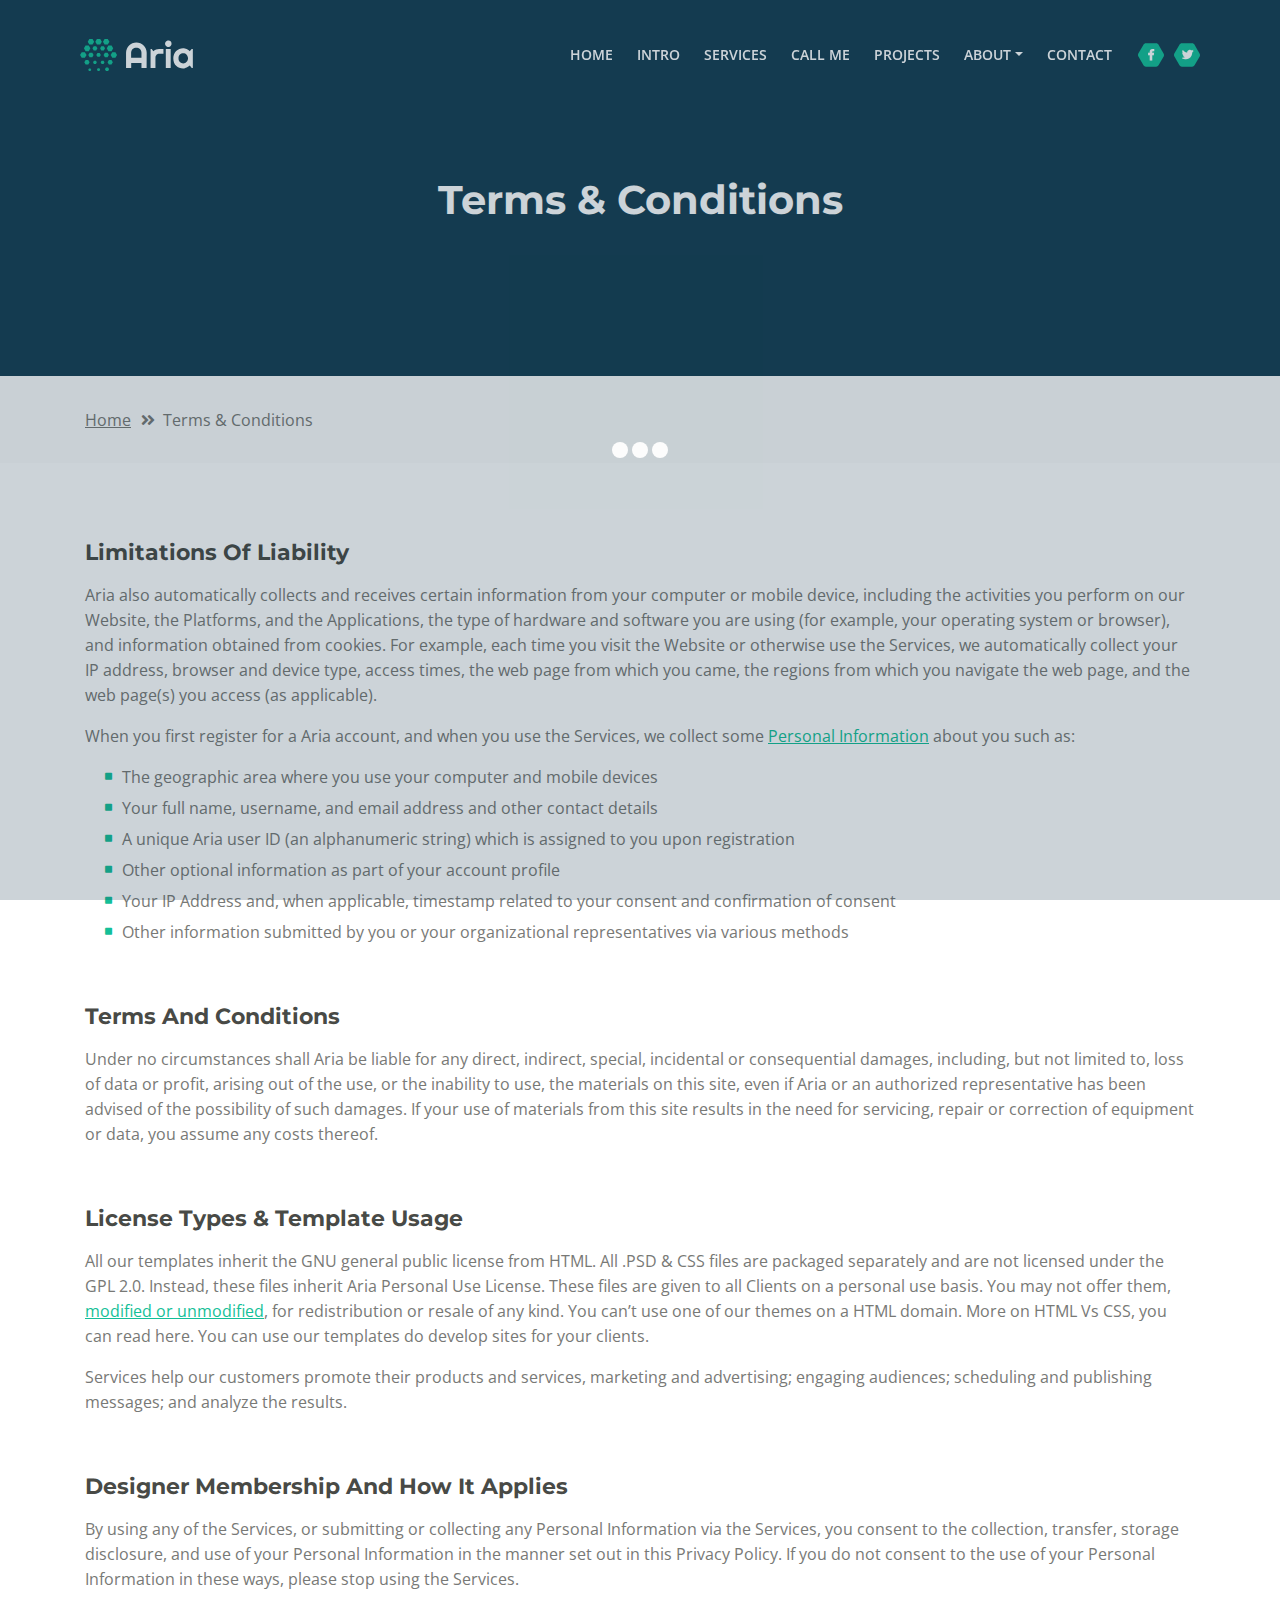
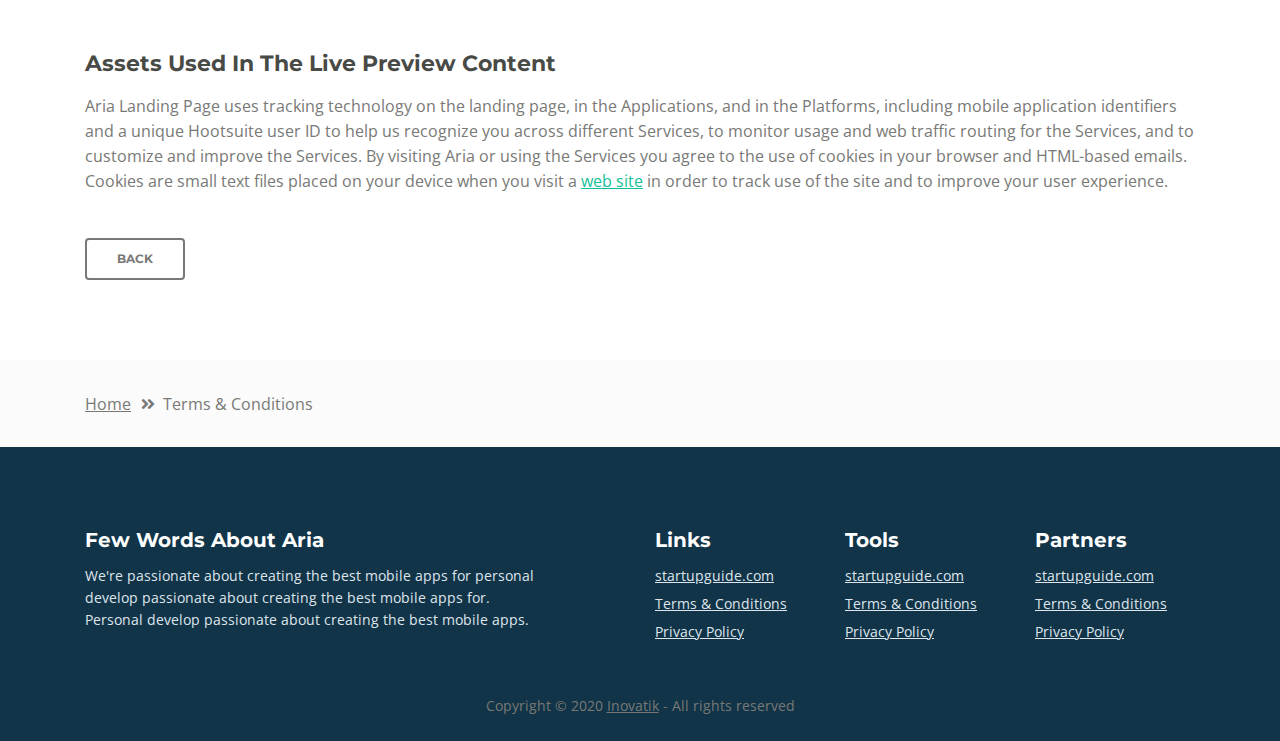
<file: report/terms-conditions.html>
<!DOCTYPE html>
<html lang="en">
<head>
    <meta charset="utf-8">
    <meta name="viewport" content="width=device-width, initial-scale=1, shrink-to-fit=no">
    
    <!-- SEO Meta Tags -->
    <meta name="description" content="Aria is a business focused HTML landing page template built with Bootstrap to help you create lead generation websites for companies and their services.">
    <meta name="author" content="Inovatik">

    <!-- OG Meta Tags to improve the way the post looks when you share the page on LinkedIn, Facebook, Google+ -->
	<meta property="og:site_name" content="" /> <!-- website name -->
	<meta property="og:site" content="" /> <!-- website link -->
	<meta property="og:title" content=""/> <!-- title shown in the actual shared post -->
	<meta property="og:description" content="" /> <!-- description shown in the actual shared post -->
	<meta property="og:image" content="" /> <!-- image link, make sure it's jpg -->
	<meta property="og:url" content="" /> <!-- where do you want your post to link to -->
	<meta property="og:type" content="article" />

    <!-- Website Title -->
    <title>Terms Conditions - Aria - Business HTML Landing Page Template</title>
    
    <!-- Styles -->
    <link href="https://fonts.googleapis.com/css?family=Montserrat:500,700&display=swap&subset=latin-ext" rel="stylesheet">
    <link href="https://fonts.googleapis.com/css?family=Open+Sans:400,400i,600&display=swap&subset=latin-ext" rel="stylesheet">
    <link href="css/bootstrap.css" rel="stylesheet">
    <link href="css/fontawesome-all.css" rel="stylesheet">
    <link href="css/swiper.css" rel="stylesheet">
	<link href="css/magnific-popup.css" rel="stylesheet">
    <link href="css/styles.css" rel="stylesheet">
	
	<!-- Favicon  -->
    <link rel="icon" href="images/favicon.png">
</head>
<body data-spy="scroll" data-target=".fixed-top">
    
    <!-- Preloader -->
	<div class="spinner-wrapper">
        <div class="spinner">
            <div class="bounce1"></div>
            <div class="bounce2"></div>
            <div class="bounce3"></div>
        </div>
    </div>
    <!-- end of preloader -->
    

    <!-- Navbar -->
    <nav class="navbar navbar-expand-md navbar-dark navbar-custom fixed-top">
        <!-- Text Logo - Use this if you don't have a graphic logo -->
        <!-- <a class="navbar-brand logo-text page-scroll" href="index.html">Aria</a> -->

        <!-- Image Logo -->
        <a class="navbar-brand logo-image" href="index.html"><img src="images/logo.svg" alt="alternative"></a>
        
        <!-- Mobile Menu Toggle Button -->
        <button class="navbar-toggler" type="button" data-toggle="collapse" data-target="#navbarsExampleDefault" aria-controls="navbarsExampleDefault" aria-expanded="false" aria-label="Toggle navigation">
            <span class="navbar-toggler-awesome fas fa-bars"></span>
            <span class="navbar-toggler-awesome fas fa-times"></span>
        </button>
        <!-- end of mobile menu toggle button -->

        <div class="collapse navbar-collapse" id="navbarsExampleDefault">
            <ul class="navbar-nav ml-auto">
                <li class="nav-item">
                    <a class="nav-link page-scroll" href="index.html#header">HOME <span class="sr-only">(current)</span></a>
                </li>
                <li class="nav-item">
                    <a class="nav-link page-scroll" href="index.html#intro">INTRO</a>
                </li>
                <li class="nav-item">
                    <a class="nav-link page-scroll" href="index.html#services">SERVICES</a>
                </li>
                <li class="nav-item">
                    <a class="nav-link page-scroll" href="index.html#callMe">CALL ME</a>
                </li>
                <li class="nav-item">
                    <a class="nav-link page-scroll" href="index.html#projects">PROJECTS</a>
                </li>

                <!-- Dropdown Menu -->          
                <li class="nav-item dropdown">
                    <a class="nav-link dropdown-toggle page-scroll" href="index.html#about" id="navbarDropdown" role="button" aria-haspopup="true" aria-expanded="false">ABOUT</a>
                    <div class="dropdown-menu" aria-labelledby="navbarDropdown">
                        <a class="dropdown-item" href="terms-conditions.html"><span class="item-text">TERMS CONDITIONS</span></a>
                        <div class="dropdown-items-divide-hr"></div>
                        <a class="dropdown-item" href="privacy-policy.html"><span class="item-text">PRIVACY POLICY</span></a>
                    </div>
                </li>
                <!-- end of dropdown menu -->

                <li class="nav-item">
                    <a class="nav-link page-scroll" href="index.html#contact">CONTACT</a>
                </li>
            </ul>
            <span class="nav-item social-icons">
                <span class="fa-stack">
                    <a href="#your-link">
                        <span class="hexagon"></span>
                        <i class="fab fa-facebook-f fa-stack-1x"></i>
                    </a>
                </span>
                <span class="fa-stack">
                    <a href="#your-link">
                        <span class="hexagon"></span>
                        <i class="fab fa-twitter fa-stack-1x"></i>
                    </a>
                </span>
            </span>
        </div>
    </nav> <!-- end of navbar -->
    <!-- end of navbar -->


    <!-- Header -->
    <header id="header" class="ex-header">
        <div class="container">
            <div class="row">
                <div class="col-lg-12">
                    <h1>Terms & Conditions</h1>
                </div> <!-- end of col -->
            </div> <!-- end of row -->
        </div> <!-- end of container -->
    </header> <!-- end of ex-header -->
    <!-- end of header -->


    <!-- Breadcrumbs -->
    <div class="ex-basic-1">
        <div class="container">
            <div class="row">
                <div class="col-lg-12">
                    <div class="breadcrumbs">
                        <a href="index.html">Home</a><i class="fa fa-angle-double-right"></i><span>Terms & Conditions</span>
                    </div> <!-- end of breadcrumbs -->
                </div> <!-- end of col -->
            </div> <!-- end of row -->
        </div> <!-- end of container -->
    </div> <!-- end of ex-basic-1 -->
    <!-- end of breadcrumbs -->


    <!-- Terms Content -->
    <div class="ex-basic-2">
        <div class="container">
            <div class="row">
                <div class="col-lg-12">
                    <div class="text-container">
                        <h3>Limitations Of Liability</h3>
                        <p>Aria also automatically collects and receives certain information from your computer or mobile device, including the activities you perform on our Website, the Platforms, and the Applications, the type of hardware and software you are using (for example, your operating system or browser), and information obtained from cookies. For example, each time you visit the Website or otherwise use the Services, we automatically collect your IP address, browser and device type, access times, the web page from which you came, the regions from which you navigate the web page, and the web page(s) you access (as applicable).</p>
                        <p>When you first register for a Aria account, and when you use the Services, we collect some <a class="green" href="#your-link">Personal Information</a> about you such as:</p>
                        <ul class="list-unstyled li-space-lg indent">
                            <li class="media">
                                <i class="fas fa-square"></i>
                                <div class="media-body">The geographic area where you use your computer and mobile devices</div>
                            </li>
                            <li class="media">
                                <i class="fas fa-square"></i>
                                <div class="media-body">Your full name, username, and email address and other contact details</div>
                            </li>
                            <li class="media">
                                <i class="fas fa-square"></i>
                                <div class="media-body">A unique Aria user ID (an alphanumeric string) which is assigned to you upon registration</div>
                            </li>
                            <li class="media">
                                <i class="fas fa-square"></i>
                                <div class="media-body">Other optional information as part of your account profile</div>
                            </li>
                            <li class="media">
                                <i class="fas fa-square"></i>
                                <div class="media-body">Your IP Address and, when applicable, timestamp related to your consent and confirmation of consent</div>
                            </li>
                            <li class="media">
                                <i class="fas fa-square"></i>
                                <div class="media-body">Other information submitted by you or your organizational representatives via various methods</div>
                            </li>
                        </ul>
                    </div> <!-- end of text-container -->
                    
                    <div class="text-container">
                        <h3>Terms And Conditions</h3>
                        <p>Under no circumstances shall Aria be liable for any direct, indirect, special, incidental or consequential damages, including, but not limited to, loss of data or profit, arising out of the use, or the inability to use, the materials on this site, even if Aria or an authorized representative has been advised of the possibility of such damages. If your use of materials from this site results in the need for servicing, repair or correction of equipment or data, you assume any costs thereof.</p>
                    </div> <!-- end of text-container -->

                    <div class="text-container">
                        <h3>License Types & Template Usage</h3>
                        <p>All our templates inherit the GNU general public license from HTML. All .PSD & CSS files are packaged separately and are not licensed under the GPL 2.0. Instead, these files inherit Aria Personal Use License. These files are given to all Clients on a personal use basis. You may not offer them, <a class="green" href="#your-link">modified or unmodified</a>, for redistribution or resale of any kind. You can’t use one of our themes on a HTML domain. More on HTML Vs CSS, you can read here. You can use our templates do develop sites for your clients.</p>
                        <p>Services help our customers promote their products and services, marketing and advertising; engaging audiences; scheduling and publishing messages; and analyze the results.</p>
                    </div> <!-- end of text-container -->

                    <div class="text-container">
                        <h3>Designer Membership And How It Applies</h3>
                        <p>By using any of the Services, or submitting or collecting any Personal Information via the Services, you consent to the collection, transfer, storage disclosure, and use of your Personal Information in the manner set out in this Privacy Policy. If you do not consent to the use of your Personal Information in these ways, please stop using the Services.</p>
                    </div> <!-- end of text-container -->
                    
                    <div class="text-container last">
                        <h3>Assets Used In The Live Preview Content</h3>
                        <p>Aria Landing Page uses tracking technology on the landing page, in the Applications, and in the Platforms, including mobile application identifiers and a unique Hootsuite user ID to help us recognize you across different Services, to monitor usage and web traffic routing for the Services, and to customize and improve the Services. By visiting Aria or using the Services you agree to the use of cookies in your browser and HTML-based emails. Cookies are small text files placed on your device when you visit a <a class="green" href="#your-link">web site</a> in order to track use of the site and to improve your user experience.</p>
                        <a class="btn-outline-reg" href="index.html">BACK</a>
                    </div> <!-- end of text-container -->
                </div>
            </div> <!-- end of row -->
        </div> <!-- end of container -->
    </div> <!-- end of ex-basic -->
    <!-- end of terms content -->

    
    <!-- Breadcrumbs -->
    <div class="ex-basic-1">
        <div class="container">
            <div class="row">
                <div class="col-lg-12">
                    <div class="breadcrumbs">
                        <a href="index.html">Home</a><i class="fa fa-angle-double-right"></i><span>Terms & Conditions</span>
                    </div> <!-- end of breadcrumbs -->
                </div> <!-- end of col -->
            </div> <!-- end of row -->
        </div> <!-- end of container -->
    </div> <!-- end of ex-basic-1 -->
    <!-- end of breadcrumbs -->


    <!-- Footer -->
    <div class="footer">
        <div class="container">
            <div class="row">
                <div class="col-md-6">
                    <div class="text-container about">
                        <h4>Few Words About Aria</h4>
                        <p class="white">We're passionate about creating the best mobile apps for personal develop passionate about creating the best mobile apps for. Personal develop passionate about creating the best mobile apps.</p>
                    </div> <!-- end of text-container -->
                </div> <!-- end of col -->
                <div class="col-md-2">
                    <div class="text-container">
                        <h4>Links</h4>
                        <ul class="list-unstyled li-space-lg white">
                            <li>
                                <a class="white" href="#your-link">startupguide.com</a>
                            </li>
                            <li>
                                <a class="white" href="terms-conditions.html">Terms & Conditions</a>
                            </li>
                            <li>
                                <a class="white" href="privacy-policy.html">Privacy Policy</a>
                            </li>
                        </ul>
                    </div> <!-- end of text-container -->
                </div> <!-- end of col -->
                <div class="col-md-2">
                    <div class="text-container">
                        <h4>Tools</h4>
                        <ul class="list-unstyled li-space-lg">
                            <li>
                                <a class="white" href="#your-link">startupguide.com</a>
                            </li>
                            <li>
                                <a class="white" href="terms-conditions.html">Terms & Conditions</a>
                            </li>
                            <li class="media">
                                <a class="white" href="privacy-policy.html">Privacy Policy</a>
                            </li>
                        </ul>
                    </div> <!-- end of text-container -->
                </div> <!-- end of col -->
                <div class="col-md-2">
                    <div class="text-container">
                        <h4>Partners</h4>
                        <ul class="list-unstyled li-space-lg">
                            <li>
                                <a class="white" href="#your-link">startupguide.com</a>
                            </li>
                            <li>
                                <a class="white" href="terms-conditions.html">Terms & Conditions</a>
                            </li>
                            <li>
                                <a class="white" href="privacy-policy.html">Privacy Policy</a>
                            </li>
                        </ul>
                    </div> <!-- end of text-container -->
                </div> <!-- end of col -->
            </div> <!-- end of row -->
        </div> <!-- end of container -->
    </div> <!-- end of footer -->  
    <!-- end of footer -->


    <!-- Copyright -->
    <div class="copyright">
        <div class="container">
            <div class="row">
                <div class="col-lg-12">
                    <p class="p-small">Copyright © 2020 <a href="https://inovatik.com">Inovatik</a> - All rights reserved</p>
                </div> <!-- end of col -->
            </div> <!-- enf of row -->
        </div> <!-- end of container -->
    </div> <!-- end of copyright --> 
    <!-- end of copyright -->

	
    <!-- Scripts -->
    <script src="js/jquery.min.js"></script> <!-- jQuery for Bootstrap's JavaScript plugins -->
    <script src="js/popper.min.js"></script> <!-- Popper tooltip library for Bootstrap -->
    <script src="js/bootstrap.min.js"></script> <!-- Bootstrap framework -->
    <script src="js/jquery.easing.min.js"></script> <!-- jQuery Easing for smooth scrolling between anchors -->
    <script src="js/swiper.min.js"></script> <!-- Swiper for image and text sliders -->
    <script src="js/jquery.magnific-popup.js"></script> <!-- Magnific Popup for lightboxes -->
    <script src="js/morphext.min.js"></script> <!-- Morphtext rotating text in the header -->
    <script src="js/isotope.pkgd.min.js"></script> <!-- Isotope for filter -->
    <script src="js/validator.min.js"></script> <!-- Validator.js - Bootstrap plugin that validates forms -->
    <script src="js/scripts.js"></script> <!-- Custom scripts -->
</body>
</html>
</file>
<file: report/css/styles.css>
/* Template: Aria - Business HTML Landing Page Template
   Author: Inovatik
   Created: Jul 2019
   Description: Master CSS file
*/

/*****************************************
Table Of Contents:

01. General Styles
02. Preloader
03. Navigation
04. Header
05. Intro
06. Description
07. Services
08. Details 1
09. Details 2
10. Testimonials
11. Call Me
12. Projects
13. Project Lightboxes
14. Team
15. About
16. Contact
17. Footer
18. Copyright
19. Back To Top Button
20. Extra Pages
21. Media Queries
******************************************/

/*****************************************
Colors:

- Backgrounds - light gray #fbfbfb
- Background - dark blue #153e52
- Backgrounds navbar, footer - dark gray #113448
- Buttons, bullets, icons - green #14bf98
- Headings text - black #484a46
- Body text - gray #787976
- Body text - light gray #dfe5ec
******************************************/


/******************************/
/*     01. General Styles     */
/******************************/
body,
html {
    width: 100%;
	height: 100%;
}

body, p {
	color: #787976; 
	font: 400 1rem/1.5625rem "Open Sans", sans-serif;
}

.p-large {
	font: 400 1.125rem/1.625rem "Open Sans", sans-serif;
}

.p-small {
	font: 400 0.875rem/1.375rem "Open Sans", sans-serif;
}

.p-heading {
	margin-bottom: 3.5rem;
	text-align: center;
}

.li-space-lg li {
	margin-bottom: 0.375rem;
}

.indent {
	padding-left: 1.25rem;
}

h1 {
	color: #484a46;
	font: 700 2.5rem/3rem "Montserrat", sans-serif;
}

h2 {
	color: #484a46;
	font: 700 1.75rem/2.125rem "Montserrat", sans-serif;
}

h3 {
	color: #484a46;
	font: 700 1.375rem/1.75rem "Montserrat", sans-serif;
}

h4 {
	color: #484a46;
	font: 700 1.25rem/1.625rem "Montserrat", sans-serif;
}

h5 {
	color: #484a46;
	font: 700 1.125rem/1.5rem "Montserrat", sans-serif;
}

h6 {
	color: #484a46;
	font: 700 1rem/1.375rem "Montserrat", sans-serif;
}

a {
	color: #787976;
	text-decoration: underline;
}

a:hover {
	color: #787976;
	text-decoration: underline;
}

a.green {
	color: #14bf98;
}

a.white,
.white {
	color: #dfe5ec;
}

.testimonial-text {
	font-style: italic;
}

.testimonial-author {
	font: 700 1rem/1.375rem "Montserrat", sans-serif;
}

strong {
	color: #484a46;
}

.section-title {
	color: #14bf98;
	font: 500 0.8125rem/1.125rem "Montserrat", sans-serif;
}

.btn-solid-reg {
	display: inline-block;
	padding: 1.1875rem 1.875rem 1.1875rem 1.875rem;
	border: 0.125rem solid #14bf98;
	border-radius: 0.25rem;
	background-color: #14bf98;
	color: #fff;
	font: 700 0.75rem/0 "Montserrat", sans-serif;
	text-decoration: none;
	transition: all 0.2s;
}

.btn-solid-reg:hover {
	background-color: transparent;
	color: #14bf98;
	text-decoration: none;
}

.btn-solid-lg {
	display: inline-block;
	padding: 1.375rem 2.125rem 1.375rem 2.125rem;
	border: 0.125rem solid #14bf98;
	border-radius: 0.25rem;
	background-color: #14bf98;
	color: #fff;
	font: 700 0.75rem/0 "Montserrat", sans-serif;
	text-decoration: none;
	transition: all 0.2s;
}

.btn-solid-lg:hover {
	background-color: transparent;
	color: #14bf98;
	text-decoration: none;
}

.btn-outline-reg {
	display: inline-block;
	padding: 1.1875rem 1.875rem 1.1875rem 1.875rem;
	border: 0.125rem solid #787976;
	border-radius: 0.25rem;
	background-color: transparent;
	color: #787976;
	font: 700 0.75rem/0 "Montserrat", sans-serif;
	text-decoration: none;
	transition: all 0.2s;
}

.btn-outline-reg:hover {
	background-color: #787976;
	color: #fff;
	text-decoration: none;
}

.btn-outline-lg {
	display: inline-block;
	padding: 1.375rem 2.125rem 1.375rem 2.125rem;
	border: 0.125rem solid #787976;
	border-radius: 0.25rem;
	background-color: transparent;
	color: #787976;
	font: 700 0.75rem/0 "Montserrat", sans-serif;
	text-decoration: none;
	transition: all 0.2s;
}

.btn-outline-lg:hover {
	background-color: #787976;
	color: #fff;
	text-decoration: none;
}

.btn-outline-sm {
	display: inline-block;
	padding: 1rem 1.625rem 0.9375rem 1.625rem;
	border: 0.125rem solid #787976;
	border-radius: 0.25rem;
	background-color: transparent;
	color: #787976;
	font: 700 0.75rem/0 "Montserrat", sans-serif;
	text-decoration: none;
	transition: all 0.2s;
}

.btn-outline-sm:hover {
	background-color: #787976;
	color: #fff;
	text-decoration: none;
}

.form-group {
	position: relative;
	margin-bottom: 1.25rem;
}

.form-group.has-error.has-danger {
	margin-bottom: 0.625rem;
}

.form-group.has-error.has-danger .help-block.with-errors ul {
	margin-top: 0.375rem;
}

.label-control {
	position: absolute;
	top: 0.8125rem;
	left: 1.375rem;
	color: #787976;
	opacity: 1;
	font: 400 0.875rem/1.375rem "Open Sans", sans-serif;
	cursor: text;
	transition: all 0.2s ease;
}

/* IE10+ hack to solve lower label text position compared to the rest of the browsers */
@media screen and (-ms-high-contrast: active), screen and (-ms-high-contrast: none) {  
	.label-control {
		top: 0.9375rem;
	}
}

.form-control-input:focus + .label-control,
.form-control-input.notEmpty + .label-control,
.form-control-textarea:focus + .label-control,
.form-control-textarea.notEmpty + .label-control {
	top: 0.125rem;
	opacity: 1;
	font-size: 0.75rem;
	font-weight: 500;
}

.form-control-input,
.form-control-select {
	display: block; /* needed for proper display of the label in Firefox, IE, Edge */
	width: 100%;
	padding-top: 1.25rem;
	padding-bottom: 0.25rem;
	padding-left: 1.3125rem;
	border: 1px solid #dadada;
	border-radius: 0.25rem;
	background-color: #fff;
	color: #787976;
	font: 400 0.875rem/1.375rem "Open Sans", sans-serif;
	transition: all 0.2s;
	-webkit-appearance: none; /* removes inner shadow on form inputs on ios safari */
}

.form-control-select {
	padding-top: 0.5rem;
	padding-bottom: 0.5rem;
	height: 3rem;
}

/* IE10+ hack to solve lower label text position compared to the rest of the browsers */
@media screen and (-ms-high-contrast: active), screen and (-ms-high-contrast: none) {  
	.form-control-input {
		padding-top: 1.25rem;
		padding-bottom: 0.75rem;
		line-height: 1.75rem;
	}

	.form-control-select {
		padding-top: 0.875rem;
		padding-bottom: 0.75rem;
		height: 3.125rem;
		line-height: 2.125rem;
	}
}

select {
    /* you should keep these first rules in place to maintain cross-browser behavior */
    -webkit-appearance: none;
	-moz-appearance: none;
	-ms-appearance: none;
    -o-appearance: none;
    appearance: none;
    background-image: url('../images/down-arrow.png');
    background-position: 96% 50%;
    background-repeat: no-repeat;
    outline: none;
}

select::-ms-expand {
    display: none; /* removes the ugly default down arrow on select form field in IE11 */
}

.form-control-textarea {
	display: block; /* used to eliminate a bottom gap difference between Chrome and IE/FF */
	width: 100%;
	height: 8rem; /* used instead of html rows to normalize height between Chrome and IE/FF */
	padding-top: 1.25rem;
	padding-left: 1.3125rem;
	border: 1px solid #dadada;
	border-radius: 0.25rem;
	background-color: #fff;
	color: #787976;
	font: 400 1rem/1.5625rem "Open Sans", sans-serif;
	transition: all 0.2s;
}

.form-control-input:focus,
.form-control-select:focus,
.form-control-textarea:focus {
	border: 1px solid #a1a1a1;
	outline: none; /* Removes blue border on focus */
}

.form-control-input:hover,
.form-control-select:hover,
.form-control-textarea:hover {
	border: 1px solid #a1a1a1;
}

.checkbox {
	font: 400 0.875rem/1.375rem "Open Sans", sans-serif;
}

input[type='checkbox'] {
	vertical-align: -15%;
	margin-right: 0.375rem;
}

/* IE10+ hack to raise checkbox field position compared to the rest of the browsers */
@media screen and (-ms-high-contrast: active), screen and (-ms-high-contrast: none) {  
	input[type='checkbox'] {
		vertical-align: -9%;
	}
}

.form-control-submit-button {
	display: inline-block;
	width: 100%;
	height: 3.125rem;
	border: 0.125rem solid #14bf98;
	border-radius: 0.25rem;
	background-color: #14bf98;
	color: #fff;
	font: 700 0.75rem/1.75rem "Montserrat", sans-serif;
	cursor: pointer;
	transition: all 0.2s;
}

.form-control-submit-button:hover {
	background-color: transparent;
	color: #14bf98;
}

/* Form Success And Error Message Formatting */
#lmsgSubmit.h3.text-center.tada.animated,
#cmsgSubmit.h3.text-center.tada.animated,
#pmsgSubmit.h3.text-center.tada.animated,
#lmsgSubmit.h3.text-center,
#cmsgSubmit.h3.text-center,
#pmsgSubmit.h3.text-center {
	display: block;
	margin-bottom: 0;
	color: #b93636;
	font: 400 1.125rem/1rem "Open Sans", sans-serif;
}

.help-block.with-errors .list-unstyled {
	color: #787976;
	font-size: 0.75rem;
	line-height: 1.125rem;
	text-align: left;
}

.help-block.with-errors ul {
	margin-bottom: 0;
}
/* end of form success and error message formatting */

/* Form Success And Error Message Animation - Animate.css */
@-webkit-keyframes tada {
	from {
		-webkit-transform: scale3d(1, 1, 1);
		-ms-transform: scale3d(1, 1, 1);
		transform: scale3d(1, 1, 1);
	}
	10%, 20% {
		-webkit-transform: scale3d(.9, .9, .9) rotate3d(0, 0, 1, -3deg);
		-ms-transform: scale3d(.9, .9, .9) rotate3d(0, 0, 1, -3deg);
		transform: scale3d(.9, .9, .9) rotate3d(0, 0, 1, -3deg);
	}
	30%, 50%, 70%, 90% {
		-webkit-transform: scale3d(1.1, 1.1, 1.1) rotate3d(0, 0, 1, 3deg);
		-ms-transform: scale3d(1.1, 1.1, 1.1) rotate3d(0, 0, 1, 3deg);
		transform: scale3d(1.1, 1.1, 1.1) rotate3d(0, 0, 1, 3deg);
	}
	40%, 60%, 80% {
		-webkit-transform: scale3d(1.1, 1.1, 1.1) rotate3d(0, 0, 1, -3deg);
		-ms-transform: scale3d(1.1, 1.1, 1.1) rotate3d(0, 0, 1, -3deg);
		transform: scale3d(1.1, 1.1, 1.1) rotate3d(0, 0, 1, -3deg);
	}
	to {
		-webkit-transform: scale3d(1, 1, 1);
		-ms-transform: scale3d(1, 1, 1);
		transform: scale3d(1, 1, 1);
	}
}

@keyframes tada {
	from {
		-webkit-transform: scale3d(1, 1, 1);
		-ms-transform: scale3d(1, 1, 1);
		transform: scale3d(1, 1, 1);
	}
	10%, 20% {
		-webkit-transform: scale3d(.9, .9, .9) rotate3d(0, 0, 1, -3deg);
		-ms-transform: scale3d(.9, .9, .9) rotate3d(0, 0, 1, -3deg);
		transform: scale3d(.9, .9, .9) rotate3d(0, 0, 1, -3deg);
	}
	30%, 50%, 70%, 90% {
		-webkit-transform: scale3d(1.1, 1.1, 1.1) rotate3d(0, 0, 1, 3deg);
		-ms-transform: scale3d(1.1, 1.1, 1.1) rotate3d(0, 0, 1, 3deg);
		transform: scale3d(1.1, 1.1, 1.1) rotate3d(0, 0, 1, 3deg);
	}
	40%, 60%, 80% {
		-webkit-transform: scale3d(1.1, 1.1, 1.1) rotate3d(0, 0, 1, -3deg);
		-ms-transform: scale3d(1.1, 1.1, 1.1) rotate3d(0, 0, 1, -3deg);
		transform: scale3d(1.1, 1.1, 1.1) rotate3d(0, 0, 1, -3deg);
	}
	to {
		-webkit-transform: scale3d(1, 1, 1);
		-ms-transform: scale3d(1, 1, 1);
		transform: scale3d(1, 1, 1);
	}
}

.tada {
	-webkit-animation-name: tada;
	animation-name: tada;
}

.animated {
	-webkit-animation-duration: 1s;
	animation-duration: 1s;
	-webkit-animation-fill-mode: both;
	animation-fill-mode: both;
}
/* end of form success and error message animation - Animate.css */

/* Fade-move Animation For Lightbox - Magnific Popup */
/* at start */
.my-mfp-slide-bottom .zoom-anim-dialog {
	opacity: 0;
	transition: all 0.2s ease-out;
	-webkit-transform: translateY(-1.25rem) perspective(37.5rem) rotateX(10deg);
	-ms-transform: translateY(-1.25rem) perspective(37.5rem) rotateX(10deg);
	transform: translateY(-1.25rem) perspective(37.5rem) rotateX(10deg);
}

/* animate in */
.my-mfp-slide-bottom.mfp-ready .zoom-anim-dialog {
	opacity: 1;
	-webkit-transform: translateY(0) perspective(37.5rem) rotateX(0); 
	-ms-transform: translateY(0) perspective(37.5rem) rotateX(0); 
	transform: translateY(0) perspective(37.5rem) rotateX(0); 
}

/* animate out */
.my-mfp-slide-bottom.mfp-removing .zoom-anim-dialog {
	opacity: 0;
	-webkit-transform: translateY(-0.625rem) perspective(37.5rem) rotateX(10deg); 
	-ms-transform: translateY(-0.625rem) perspective(37.5rem) rotateX(10deg); 
	transform: translateY(-0.625rem) perspective(37.5rem) rotateX(10deg); 
}

/* dark overlay, start state */
.my-mfp-slide-bottom.mfp-bg {
	opacity: 0;
	transition: opacity 0.2s ease-out;
}

/* animate in */
.my-mfp-slide-bottom.mfp-ready.mfp-bg {
	opacity: 0.8;
}
/* animate out */
.my-mfp-slide-bottom.mfp-removing.mfp-bg {
	opacity: 0;
}
/* end of fade-move animation for lightbox - magnific popup */

/* Fade Animation For Image Slider - Magnific Popup */
@-webkit-keyframes fadeIn {
	from {
		opacity: 0;
	}
	to {
		opacity: 1;
	}
}

@keyframes fadeIn {
	from {
		opacity: 0;
	}
	to {
		opacity: 1;
	}
}

.fadeIn {
	-webkit-animation: fadeIn 0.6s;
	animation: fadeIn 0.6s;
}

@-webkit-keyframes fadeOut {
	from {
		opacity: 1;
	}
	to {
		opacity: 0;
	}
}

@keyframes fadeOut {
	from {
		opacity: 1;
	}
	to {
		opacity: 0;
	}
}

.fadeOut {
	-webkit-animation: fadeOut 0.8s;
	animation: fadeOut 0.8s;
}
/* end of fade animation for image slider - magnific popup */


/*************************/
/*     02. Preloader     */
/*************************/
.spinner-wrapper {
	position: fixed;
	z-index: 999999;
	top: 0;
	right: 0;
	bottom: 0;
	left: 0;
	background: #113448;
}

.spinner {
	position: absolute;
	top: 50%; /* centers the loading animation vertically one the screen */
	left: 50%; /* centers the loading animation horizontally one the screen */
	width: 3.75rem;
	height: 1.25rem;
	margin: -0.625rem 0 0 -1.875rem; /* is width and height divided by two */ 
	text-align: center;
}

.spinner > div {
	display: inline-block;
	width: 1rem;
	height: 1rem;
	border-radius: 100%;
	background-color: #fff;
	-webkit-animation: sk-bouncedelay 1.4s infinite ease-in-out both;
	animation: sk-bouncedelay 1.4s infinite ease-in-out both;
}

.spinner .bounce1 {
	-webkit-animation-delay: -0.32s;
	animation-delay: -0.32s;
}

.spinner .bounce2 {
	-webkit-animation-delay: -0.16s;
	animation-delay: -0.16s;
}

@-webkit-keyframes sk-bouncedelay {
	0%, 80%, 100% { -webkit-transform: scale(0); }
	40% { -webkit-transform: scale(1.0); }
}

@keyframes sk-bouncedelay {
	0%, 80%, 100% { 
		-webkit-transform: scale(0);
		-ms-transform: scale(0);
		transform: scale(0);
	} 40% { 
		-webkit-transform: scale(1.0);
		-ms-transform: scale(1.0);
		transform: scale(1.0);
	}
}


/**************************/
/*     03. Navigation     */
/**************************/
.navbar-custom {
	padding-top: 0.375rem;
	padding-bottom: 0.375rem;
	background-color: #113448;
	box-shadow: 0 0.0625rem 0.375rem 0 rgba(0, 0, 0, 0.1);
	font: 600 0.875rem/0.875rem "Open Sans", sans-serif;
	transition: all 0.2s;
}

.navbar-custom .navbar-brand {
	font-size: 0;
}

.navbar-custom .navbar-brand.logo-image img {
    width: 7.0625rem;
	height: 2rem;
	-webkit-backface-visibility: hidden;
}

.navbar-custom .navbar-brand.logo-text {
	margin-top: 0.25rem;
	margin-bottom: 0.25rem;
	font: 700 2.25rem/1.5rem "Montserrat", sans-serif;
	color: #fff;
	text-decoration: none;
}

.navbar-custom .navbar-nav {
	margin-top: 0.75rem;
	margin-bottom: 0.5rem;
}

.navbar-custom .nav-item .nav-link {
	padding: 0.625rem 0.75rem 0.625rem 0.75rem;
	color: #fff;
	text-decoration: none;
	transition: all 0.2s ease;
}

.navbar-custom .nav-item .nav-link:hover,
.navbar-custom .nav-item .nav-link.active {
	color: #14bf98;
}

/* Dropdown Menu */
.navbar-custom .dropdown:hover > .dropdown-menu {
	display: block; /* this makes the dropdown menu stay open while hovering it */
	min-width: auto;
	animation: fadeDropdown 0.2s; /* required for the fade animation */
}

@keyframes fadeDropdown {
    0% {
        opacity: 0;
    }

    100% {
        opacity: 1;
    }
}

.navbar-custom .dropdown-toggle:focus { /* removes dropdown outline on focus  */
	outline: 0;
}

.navbar-custom .dropdown-menu {
	margin-top: 0;
	border: none;
	border-radius: 0.25rem;
	background-color: #113448;
}

.navbar-custom .dropdown-item {
	color: #fff;
	text-decoration: none;
}

.navbar-custom .dropdown-item:hover {
	background-color: #113448;
}

.navbar-custom .dropdown-item .item-text {
	font: 600 0.875rem/0.875rem "Open Sans", sans-serif;
}

.navbar-custom .dropdown-item:hover .item-text {
	color: #14bf98;
}

.navbar-custom .dropdown-items-divide-hr {
	width: 100%;
	height: 1px;
	margin: 0.75rem auto 0.75rem auto;
	border: none;
	background-color: #b5bcc4;
	opacity: 0.2;
}
/* end of dropdown menu */

.navbar-custom .social-icons {
	display: none;
}

.navbar-custom .navbar-toggler {
	border: none;
	color: #fff;
	font-size: 2rem;
}

.navbar-custom button[aria-expanded='false'] .navbar-toggler-awesome.fas.fa-times{
	display: none;
}

.navbar-custom button[aria-expanded='false'] .navbar-toggler-awesome.fas.fa-bars{
	display: inline-block;
}

.navbar-custom button[aria-expanded='true'] .navbar-toggler-awesome.fas.fa-bars{
	display: none;
}

.navbar-custom button[aria-expanded='true'] .navbar-toggler-awesome.fas.fa-times{
	display: inline-block;
	margin-right: 0.125rem;
}


/*********************/
/*    04. Header     */
/*********************/
.header {
	background: linear-gradient(rgba(0, 0, 0, 0.3), rgba(0, 0, 0, 0.5)), url('../images/header-background.jpg') center center no-repeat;
	background-size: cover;
}

.header .header-content {
	padding-top: 8rem;
	padding-bottom: 2.125rem;
	text-align: center;
}

.header .text-container {
	margin-bottom: 3rem;
}

.header h1 {
	margin-bottom: 0.5rem;
	color: #fff;
}

.header .p-large {
	margin-bottom: 2rem;
	color: #dfe5ec;
}

.header .btn-solid-lg {
	margin-right: 0.5rem;
	margin-bottom: 1.25rem;
}


/*********************/
/*     05. Intro     */
/*********************/
.basic-1 {
	padding-top: 6.5rem;
	padding-bottom: 3rem;
}

.basic-1 .text-container {
	margin-bottom: 3rem;
}

.basic-1 .section-title {
	margin-bottom: 0.5rem;
}

.basic-1 h2 {
	margin-bottom: 1.375rem;
}

.basic-1 .testimonial-author {
	color: #484a46;
}

/* Hover Animation */
.basic-1 .image-container {
	overflow: hidden;
	border-radius: 0.25rem;
}

.basic-1 .image-container img {
	margin: 0;
	border-radius: 0.25rem;
	transition: all 0.3s;
}

.basic-1 .image-container:hover img {
	-moz-transform: scale(1.15);
	-webkit-transform: scale(1.15);
	transform: scale(1.15);
} 
/* end of hover animation */


/***************************/
/*     06. Description     */
/***************************/
.cards-1 {
	padding-top: 3rem;
	padding-bottom: 2.875rem;
}

.cards-1 .card {
	margin-bottom: 2.5rem;
	border: none;
	text-align: center;
}

.cards-1 .fa-stack {
	width: 6rem;
	height: 6rem;
	margin-right: auto;
	margin-bottom: 1rem;
	margin-left: auto;
	line-height: 6rem;
	text-align: left;
}

.cards-1 .fa-stack .hexagon {
	position: absolute;
	width: 6rem;
	height: 6rem;
	background: url('../images/hexagon-green.svg') center center no-repeat;
	background-size: 6rem 6rem;
}

.cards-1 .fa-stack-1x {
	color: #fff;
	font-size: 2rem;
}

.cards-1 .card-body {
	padding: 0;
}

.cards-1 .card-title {
	margin-bottom: 0.625rem;
}


/************************/
/*     07. Services     */
/************************/
.cards-2 {
	padding-top: 6.625rem;	
	padding-bottom: 1.25rem;	
	background-color: #fbfbfb;
}

.cards-2 .section-title {
	margin-bottom: 0.5rem;
	text-align: center;
}

.cards-2 h2 {
	margin-bottom: 3.25rem;
	text-align: center;
}

.cards-2 .card {
	margin-bottom: 5.625rem;
	border: none;
	background-color: transparent;
}

.cards-2 .card-image img {
	border-top-left-radius: 0.375rem;
	border-top-right-radius: 0.375rem;
}

.cards-2 .card-body {
	padding: 2.25rem 2rem 2.125rem 2rem;
	border: 1px solid #ebe8e8;
	border-bottom-left-radius: 0.375rem;
	border-bottom-right-radius: 0.375rem;
	background-color: #fff;
}

.cards-2 h3 {
	margin-bottom: 0.75rem;
	text-align: center;
}

.cards-2 .list-unstyled {
	margin-bottom: 1.5rem;
}

.cards-2 .list-unstyled .fas {
	color: #14bf98;
	font-size: 0.5rem;
	line-height: 1.375rem;
}

.cards-2 .list-unstyled .media-body {
	margin-left: 0.625rem;
}

.cards-2 .price {
	margin-bottom: 0.25rem;
	color: #484a46;
	font: 700 1rem/1.5rem "Montserrat", sans-serif;
	text-align: center;
}

.cards-2 .price span {
	color: #14bf98;
}

.cards-2 .button-container {
	margin-top: -1.375rem;
	text-align: center;
}

.cards-2 .btn-solid-reg:hover {
	background-color: #fff;
}


/*************************/
/*     08. Details 1     */
/*************************/
.accordion .area-1 {
	height: 27rem;
	background: url('../images/details-1-background.jpg') center center no-repeat;
	background-size: cover;
}

.accordion .accordion-container {
	max-width: 90%;
	margin-right: auto;
	margin-left: auto;
	padding-top: 6.375rem;
	padding-bottom: 1.5rem;
}

.accordion h2 {
	margin-bottom: 1.625rem;
}

.accordion .item {
	margin-bottom: 2rem;
}

.accordion h4 {
	margin-bottom: 0;
}

.accordion span[aria-expanded="true"] .circle-numbering,
.accordion span[aria-expanded="false"] .circle-numbering {
	display: inline-block;
	width: 2.25rem;
	height: 2.25rem;
	margin-right: 0.875rem;
	border: 0.125rem solid #14bf98;
	border-radius: 50%;
	background-color: #14bf98;
	color: #fff;
	font: 700 1rem/2.125rem "Montserrat", sans-serif;
	text-align: center;
	vertical-align: middle;
	cursor: pointer;
	transition: all 0.2s ease;
}

.accordion span[aria-expanded="false"] .circle-numbering {
	border: 0.125rem solid #484a46;
	background-color: transparent;
	color: #484a46;
}

.accordion .item:hover span[aria-expanded="false"] .circle-numbering {
	border: 0.125rem solid #14bf98;
	color: #14bf98;
}

.accordion .accordion-title {
	display: inline-block;
	width: 70%;
	margin-top: 0.125rem;
	margin-bottom: 0.25rem;
	color: #484a46;
	font: 700 1.25rem/1.75rem "Montserrat", sans-serif;
	vertical-align: middle;
	cursor: pointer;
	transition: all 0.2s ease;
}

.accordion .item:hover .accordion-title {
	color: #14bf98;
}

.accordion span[aria-expanded="true"] .accordion-title {
	color: #14bf98;
}

.accordion .accordion-body {
	margin-left: 3.125rem;
}


/*************************/
/*     09. Details 2     */
/*************************/
.tabs .tabs-container {
	max-width: 90%;
	margin-right: auto;
	margin-left: auto;
	padding-top: 2rem;
	padding-bottom: 5.75rem;
}

.tabs .nav-tabs {
	justify-content: center;
	margin-bottom: 1.125rem;
	border-bottom: none;
}

.tabs .nav-link {
	margin-right: 1.625rem;
	margin-bottom: 0.875rem;
	padding: 0;
	border: none;
	border-radius: 0.25rem;
	color: #c1cace;
	font: 700 1.375rem/1.375rem "Montserrat", sans-serif;
	text-decoration: none;
	transition: all 0.2s ease;
}

.tabs .nav-link:hover,
.tabs .nav-link.active {
	color: #14bf98;
}

.tabs .nav-link .fas {
	margin-right: 0.125rem;
	font-size: 0.875rem;
	vertical-align: 20%;
}

.tabs #tab-1 .progress-container {
	margin-top: 1.5rem;
}

.tabs #tab-1 .progress-container .title {
	margin-bottom: 0.25rem;
	color: #484a46;
	font: 600 0.875rem/1.25rem "Open Sans", sans-serif;
}

.tabs #tab-1 .progress {
	height: 1.375rem;
	margin-bottom: 1.125rem;
	border-radius: 0.125rem;
	background-color: #f9fafc;
}

.tabs #tab-1 .progress-bar {
	display: block;
	padding-left: 1.5rem;
	border-radius: 0.125rem;
	background: linear-gradient(to bottom right, #14bf98, #1bd1a7);
}

.tabs #tab-1 .progress-bar.first {
	width: 100%;
}

.tabs #tab-1 .progress-bar.second {
	width: 75%;
}

.tabs #tab-1 .progress-bar.third {
	width: 90%;
}

.tabs #tab-2 .list-unstyled {
	margin-top: 1.75rem;
	margin-bottom: 0;
	vertical-align: top;
}

.tabs #tab-2 .list-unstyled .media {
	margin-bottom: 2rem;
}

.tabs #tab-2 .list-unstyled .media-bullet {
	color: #14bf98;
	font-weight: 600;
	font-size: 2rem;
	line-height: 2rem;
}

.tabs #tab-2 .list-unstyled .media-body {
	margin-left: 0.875rem;
}

.tabs #tab-3 .list-unstyled .fas {
	color: #14bf98;
	font-size: 0.5rem;
	line-height: 1.375rem;
}

.tabs #tab-3 .list-unstyled .media-body {
	margin-left: 0.625rem;
}

.tabs #tab-3 .list-unstyled {
	margin-bottom: 1.75rem;
}

.tabs .area-2 {
	height: 27rem;
	background: url('../images/details-2-background.jpg') center center no-repeat;
	background-size: cover;
}


/****************************/
/*     10. Testimonials     */
/****************************/
.slider {
	padding-top: 6.375rem;
	padding-bottom: 6.5rem;
	background-color: #fbfbfb;
}

.slider h2 {
	margin-bottom: 0.75rem;
	text-align: center;
}

.slider .slider-container {
	position: relative;
}

.slider .swiper-container {
	position: static;
	width: 90%;
	text-align: center;
}

.slider .swiper-button-prev:focus,
.slider .swiper-button-next:focus {
	/* even if you can't see it chrome you can see it on mobile device */
	outline: none;
}

.slider .swiper-button-prev {
	left: -0.5rem;
	background-image: url("data:image/svg+xml;charset=utf-8,%3Csvg%20xmlns%3D'http%3A%2F%2Fwww.w3.org%2F2000%2Fsvg'%20viewBox%3D'0%200%2028%2044'%3E%3Cpath%20d%3D'M0%2C22L22%2C0l2.1%2C2.1L4.2%2C22l19.9%2C19.9L22%2C44L0%2C22L0%2C22L0%2C22z'%20fill%3D'%23787976'%2F%3E%3C%2Fsvg%3E");
	background-size: 1.125rem 1.75rem;
}

.slider .swiper-button-next {
	right: -0.5rem;
	background-image: url("data:image/svg+xml;charset=utf-8,%3Csvg%20xmlns%3D'http%3A%2F%2Fwww.w3.org%2F2000%2Fsvg'%20viewBox%3D'0%200%2028%2044'%3E%3Cpath%20d%3D'M27%2C22L27%2C22L5%2C44l-2.1-2.1L22.8%2C22L2.9%2C2.1L5%2C0L27%2C22L27%2C22z'%20fill%3D'%23787976'%2F%3E%3C%2Fsvg%3E");
	background-size: 1.125rem 1.75rem;
}

.slider .card {
	position: relative;
	border: none;
	background-color: transparent;
}

.slider .card-image {
	width: 6rem;
	height: 6rem;
	margin-right: auto;
	margin-bottom: 0.25rem;
	margin-left: auto;
	border-radius: 50%;
}

.slider .card .card-body {
	padding-bottom: 0;
}

.slider .testimonial-text {
	margin-bottom: 0.625rem;
}

.slider .testimonial-author {
	color: #484a46;
}


/**********************/
/*     11. Call Me    */
/**********************/
.form-1 {
	padding-top: 6.625rem;	
	padding-bottom: 5.625rem;	
	background-color: #153e52;
}

.form-1 .text-container {
	margin-bottom: 4rem;
}

.form-1 .section-title {
	margin-bottom: 0.5rem;
}

.form-1 h2 {
	margin-bottom: 1.375rem;
	color: #fff;
}

.form-1 .list-unstyled .fas {
	color: #14bf98;
	font-size: 0.5rem;
	line-height: 1.375rem;
}

.form-1 .list-unstyled .media-body {
	margin-left: 0.625rem;
}

.form-1 .label-control {
	color: #fff;
}

.form-1 .form-control-input,
.form-1 .form-control-select {
	border: 1px solid #39728f;
	background-color: #2a5d77;
	color: #fff;
}

.form-1 .form-control-textarea {
	border: 1px solid #39728f;
	background-color: #2a5d77;
	color: #fff;
}

.form-1 .form-control-input:focus,
.form-1 .form-control-input:hover,
.form-1 .form-control-select:focus,
.form-1 .form-control-select:hover,
.form-1 .form-control-textarea:focus,
.form-1 .form-control-textarea:hover {
	border: 1px solid #fff;
}

#lmsgSubmit.h3.text-center.tada.animated,
#lmsgSubmit.h3.text-center {
	color: #fff;
}

.form-1 .help-block.with-errors .list-unstyled {
	color: #dfe5ec;
}


/************************/
/*     12. Projects     */
/************************/
.filter {
	padding-top: 6.5rem;
	padding-bottom: 7rem;
}

.filter .section-title {
	margin-bottom: 0.5rem;
}

.filter h2,
.filter .section-title {
	text-align: center;
}

.filter h2 {
	margin-bottom: 3.25rem;
}

.filter .button-group {
	text-align: center;
}

.filter .button-group a {
	display: inline-block;
	margin-right: 0.1875rem;
	margin-bottom: 0.5rem;
	margin-left: 0.1875rem;
	padding: 0.3125rem 1.375rem 0.25rem 1.375rem;
	border-radius: 0.25rem;
	background-color: #f1f4f7;
	color: #7b7e85;
	font: 700 0.75rem/1.25rem "Montserrat", sans-serif;
	cursor: pointer;
	transition: all 0.2s ease;
}

.filter .button-group a:hover {
	background-color: #14bf98;
	color: #fff;
}

.filter .button-group a.button.is-checked {
	background-color: #14bf98;
	color: #fff;
}

.filter .grid {
	margin-top: 1.25rem;
	border-radius: 0.375rem;
}

/* Hover Animation */
.filter .element-item {
	position: relative;
	float: left;
	overflow: hidden;
	width: 50%;
	background-color: #000; /* to hide 1px white margin in IE */
}

.filter .element-item img {
	max-width: 100%;
	margin: 0;
	transition: all 0.3s;
}

.filter .element-item:hover img {
	-moz-transform: scale(1.15);
	-webkit-transform: scale(1.15);
	transform: scale(1.15);
} 
/* end of hover animation */

.filter .element-item .element-item-overlay { 
	position: absolute;
	z-index: 2;
	top: 0;
	left: 0;
	width: 100%;
	height: 100%;
	background-color: rgba(0, 0, 0, 0.4);
	opacity: 1;
	text-align: center;
	transition: all 0.3s;
}

.filter .element-item .element-item-overlay span { 
	position: absolute;
	z-index: 3;
	top: 42%;
	right: 0;
	left: 0;
	color: #fff;
	font: 700 1.125rem/1.625rem "Montserrat", sans-serif;
}


/**********************************/
/*     13. Project Lightboxes     */
/**********************************/
.lightbox-basic {
	position: relative;
	max-width: 62.5rem;
	margin: 2.5rem auto;
	padding: 1.5625rem;
	border-radius: 0.25rem;
	background: #fff;
	text-align: left;
}

.lightbox-basic img {
	margin-right: auto;
	margin-bottom: 2rem;
	margin-left: auto;
	border-radius: 0.25rem;
}

.lightbox-basic .line-heading {
	width: 3rem;
	height: 1px;
	margin-top: 0;
	margin-bottom: 0.625rem;
	margin-left: 0;
	border: none;
	background-color: #14bf98;
}

.lightbox-basic h6 {
	margin-bottom: 2rem;
}

.lightbox-basic .testimonial-container {
	margin-top: 1.75rem;
	margin-bottom: 2.125rem;
	padding: 1.125rem 1.5rem 1.125rem 1.5rem;
	border-radius: 0.25rem;
	background-color: #fbfbfb;
}

.lightbox-basic .testimonial-text {
	margin-bottom: 0.5rem;
}

.lightbox-basic .testimonial-author {
	margin-bottom: 0;
}

.lightbox-basic .btn-solid-reg,
.lightbox-basic .btn-outline-reg {
	margin-right: 0.375rem;
	margin-bottom: 1rem;
}

.lightbox-basic a.mfp-close.as-button {
	position: relative;
	width: auto;
	height: auto;
	margin-right: 0.5rem;
	color: #484a46;
	opacity: 1;
}

.lightbox-basic a.mfp-close.as-button:hover {
	color: #f2f2f2;
}

.lightbox-basic button.mfp-close.x-button {
	position: absolute;
	top: -0.375rem;
	right: -0.375rem;
	width: 2.75rem;
	height: 2.75rem;
}


/********************/
/*     14. Team     */
/********************/
.basic-2 {
	padding-top: 6.375rem;
	padding-bottom: 3.375rem;
	background-color: #fbfbfb;
	text-align: center;
}

.basic-2 h2 {
	margin-bottom: 0.75rem;
}

.basic-2 .team-member {
	display: inline-block;
	max-width: 13rem;
	margin-right: 1.5rem;
	margin-bottom: 3.5rem;
	margin-left: 1.5rem;
}

/* Hover Animation */
.basic-2 .image-wrapper {
	overflow: hidden;
	margin-bottom: 1.5rem;
}

.basic-2 .image-wrapper img {
	margin: 0;
	transition: all 0.3s;
}

.basic-2 .image-wrapper:hover img {
	-moz-transform: scale(1.15);
	-webkit-transform: scale(1.15);
	transform: scale(1.15);
} 
/* end of hover animation */

.basic-2 .team-member .p-large {
	margin-bottom: 0.25rem;
}

.basic-2 .team-member .job-title {
	margin-bottom: 0.75rem;
	color: #484a46;
	font: 700 1rem/1.375rem "Montserrat", sans-serif;
}

.basic-2 .fa-stack {
	width: 1.75rem;
	height: 1.75rem;
	margin-right: 0.125rem;
	margin-left: 0.125rem;
}

.basic-2 .fa-stack .hexagon {
	position: absolute;
	left: 0;
	width: 1.75rem;
	height: 1.75rem;
	background: url('../images/hexagon-green.svg') center center no-repeat;
	background-size: 1.75rem 1.75rem;
	transition: all 0.2s ease;
}

.basic-2 .fa-stack:hover .hexagon {
	background: url('../images/hexagon-white.svg') center center no-repeat;
	background-size: 1.75rem 1.75rem;
}

.basic-2 .fa-stack-1x {
	font-size: 0.6875rem;
	line-height: 1.75rem;
	color: #fff;
	transition: all 0.2s ease;
}

.basic-2 .fa-stack:hover .fa-stack-1x {
	color: #14bf98;
}


/*********************/
/*     15. About     */
/*********************/
.counter {
	padding-top: 6.875rem;
	padding-bottom: 5.25rem;
}

.counter .image-container {
	margin-bottom: 3rem;
}

.counter .image-container img {
	border-radius: 0.25rem;
}

.counter .section-title {
	margin-bottom: 0.5rem;
}

.counter h2 {
	margin-bottom: 1.375rem;
}

.counter .list-unstyled {
	margin-bottom: 1.5rem;
}

.counter .list-unstyled .fas {
	color: #14bf98;
	font-size: 0.5rem;
	line-height: 1.375rem;
}

.counter .list-unstyled .media-body {
	margin-left: 0.625rem;
}

.counter #counter {
	text-align: center;
}

.counter #counter .cell {
	display: inline-block;
	width: 9.5rem;
	margin-bottom: 0.75rem;
}

.counter #counter .counter-value {
	display: inline-block;
	margin-bottom: 0.125rem;
	color: #14bf98;
	font: 700 2.875rem/3.25rem "Montserrat", sans-serif;
	vertical-align: middle;
}

.counter #counter .counter-info {
	display: inline-block;
	margin-left: 0.5rem;
	font-size: 0.875rem;
	line-height: 1.25rem;
	vertical-align: middle;
}


/***********************/
/*     16. Contact     */
/***********************/
.form-2 {
	padding-top: 6.625rem;
	padding-bottom: 5.625rem;
	background-color: #fbfbfb;
}

.form-2 .text-container {
	margin-bottom: 3rem;
}

.form-2 .section-title {
	margin-bottom: 0.5rem;
 }

.form-2 h2 {
	margin-bottom: 1.375rem;
}

.form-2 .list-unstyled {
	margin-bottom: 2.25rem;
	font-size: 1rem;
	line-height: 1.625rem;
}

.form-2 .list-unstyled .fas,
.form-2 .list-unstyled .fab {
	margin-right: 0.5rem;
	font-size: 0.875rem;
	color: #14bf98;
}

.form-2 .list-unstyled .fa-phone {
	vertical-align: 3%;
}

.form-2 h3 {
	margin-bottom: 1rem;
}

.form-2 .fa-stack {
	margin-right: 0.25rem;
	margin-bottom: 0.75rem;
	margin-left: 0.125rem;
	width: 3.25rem;
	height: 3.25rem;
}

.form-2 .fa-stack .hexagon {
	position: absolute;
	width: 3.25rem;
	height: 3.25rem;
	background: url('../images/hexagon-green.svg') center center no-repeat;
	background-size: 3.25rem 3.25rem;
	transition: all 0.2s ease;
}

.form-2 .fa-stack:hover .hexagon {
	background: url('../images/hexagon-white.svg') center center no-repeat;
	background-size: 3.25rem 3.25rem;
}

.form-2 .fa-stack-1x {
	font-size: 1.5rem;
	line-height: 3.25rem;
	color: #fff;
	transition: all 0.2s ease;
}

.form-2 .fa-stack:hover .fa-stack-1x {
	color: #14bf98;
}


/**********************/
/*     17. Footer     */
/**********************/
.footer {
	padding-top: 5rem;
	background-color: #113448;
}

.footer .text-container {
	margin-bottom: 2.25rem;
}

.footer h4 {
	margin-bottom: 0.75rem;
	color: #fff;
}

.footer p,
.footer ul {
	font-size: 0.875rem;
	line-height: 1.375rem;
}


/*************************/
/*     18. Copyright     */
/*************************/
.copyright {
	padding-top: 1rem;
	padding-bottom: 0.5rem;
	background-color: #113448;
	text-align: center;
}


/**********************************/
/*     19. Back To Top Button     */
/**********************************/
a.back-to-top {
	position: fixed;
	z-index: 999;
	right: 0.75rem;
	bottom: 0.75rem;
	display: none;
	width: 2.625rem;
	height: 2.625rem;
	border-radius: 1.875rem;
	background: #14bf98 url("../images/up-arrow.png") no-repeat center 47%;
	background-size: 1.125rem 1.125rem;
	text-indent: -9999px;
}

a:hover.back-to-top {
	background-color: #13aa87; 
}


/***************************/
/*     20. Extra Pages     */
/***************************/
.ex-header {
	padding-top: 8rem;
	padding-bottom: 5rem;
	background-color: #153e52;
	text-align: center;
}

.ex-header h1 {
	color: #fff;
}

.ex-basic-1 {
	padding-top: 2rem;
	padding-bottom: 0.875rem;
	background-color: #fbfbfb;
}

.ex-basic-1 .breadcrumbs {
	margin-bottom: 1rem;
}

.ex-basic-1 .breadcrumbs .fa {
	margin-right: 0.5rem;
	margin-left: 0.625rem;
}

.ex-basic-2 {
	padding-top: 4.75rem;
	padding-bottom: 4rem;
}

.ex-basic-2 h3 {
	margin-bottom: 1rem;
}

.ex-basic-2 .text-container {
	margin-bottom: 3.625rem;
}

.ex-basic-2 .text-container.last {
	margin-bottom: 0;
}

.ex-basic-2 .list-unstyled .fas {
	color: #14bf98;
	font-size: 0.5rem;
	line-height: 1.375rem;
}

.ex-basic-2 .list-unstyled .media-body {
	margin-left: 0.625rem;
}

.ex-basic-2 .form-container {
	margin-top: 2.5rem;
}

.ex-basic-2 .btn-outline-reg {
	margin-top: 1.75rem;
}


/*****************************/
/*     21. Media Queries     */
/*****************************/	
/* Min-width width 768px */
@media (min-width: 768px) {
	
	/* General Styles */
	.p-heading {
		width: 85%;
		margin-right: auto;
		margin-left: auto;
	}
	/* end of general styles */


	/* Navigation */
	.navbar-custom {
		padding: 2.125rem 1.5rem 2.125rem 2rem;
		box-shadow: none;
        background: transparent;
	}
	
	.navbar-custom .navbar-brand.logo-text {
		color: #fff;
	}

	.navbar-custom .navbar-nav {
		margin-top: 0;
		margin-bottom: 0;
	}

	.navbar-custom .nav-item .nav-link {
		padding: 0.25rem 0.75rem 0.25rem 0.75rem;
	}
	
	.navbar-custom .nav-item .nav-link:hover,
	.navbar-custom .nav-item .nav-link.active {
		color: #14bf98;
	}

	.navbar-custom.top-nav-collapse {
        padding: 0.375rem 1.5rem 0.375rem 2rem;
		box-shadow: 0 0.0625rem 0.375rem 0 rgba(0, 0, 0, 0.1);
		background-color: #113448;
	}

	.navbar-custom.top-nav-collapse .navbar-brand.logo-text {
		color: #fff;
	}

	.navbar-custom.top-nav-collapse .nav-item .nav-link {
		color: #fff;
	}
	
	.navbar-custom.top-nav-collapse .nav-item .nav-link:hover,
	.navbar-custom.top-nav-collapse .nav-item .nav-link.active {
		color: #14bf98;
	}

	.navbar-custom .dropdown-menu {
		padding-top: 1rem;
		padding-bottom: 1rem;
		border-top: 0.75rem solid rgba(0, 0, 0, 0);
		border-radius: 0.25rem;
		box-shadow: 0 0.25rem 0.375rem 0 rgba(0, 0, 0, 0.03);
	}
	
	.navbar-custom.top-nav-collapse .dropdown-menu {
		border-top: 0.125rem solid rgba(0, 0, 0, 0);
	}

	.navbar-custom .dropdown-item {
		padding-top: 0.25rem;
		padding-bottom: 0.25rem;
	}

	.navbar-custom .dropdown-items-divide-hr {
		width: 84%;
	}
	/* end of navigation */


	/* Header */
	.header .header-content {
		padding-top: 13rem;
		padding-bottom: 7.5rem;
	}

	.header h1 {
		font: 700 3.5rem/4rem "Montserrat", sans-serif;
	}
	/* end of header */


	/* Details 1 */
	.accordion .accordion-container {
		max-width: 70%;
	}
	/* end of details 1 */


	/* Details 2 */
	.tabs .tabs-container {
		max-width: 70%;
	}

	.tabs #tab-2 .list-unstyled {
		display: inline-block;
		width: 45%;
		margin-top: 0;
	}
	
	.tabs #tab-2 .list-unstyled.first {
		margin-right: 2rem;
	}
	/* end of details 2 */


	/* Testimonials */
	.slider .swiper-button-prev {
		left: 1rem;
		width: 1.375rem;
		background-size: 1.375rem 2.125rem;
	}
	
	.slider .swiper-button-next {
		right: 1rem;
		width: 1.375rem;
		background-size: 1.375rem 2.125rem;
	}
	/* end of testimonials */


	/* Projects */
	.filter .element-item { 
		width: 25%; 
	}
	
	.filter .element-item .element-item-overlay { 
		opacity: 0;
		transition: opacity 0.3s ease;
	}

	.filter .element-item:hover .element-item-overlay {
		opacity: 1;
	}
	/* end of projects */


	/* About */
	.counter #counter {
		text-align: left;
	}

	.counter #counter .cell {
	}
	/* end of about */


	/* Contact */
	.form-2 .list-unstyled li {
		display: inline-block;
		margin-right: 1rem;
	}

	.form-2 .list-unstyled .address {
		display: block;
	}
	/* end of contact */


	/* Extra Pages */
	.ex-header {
		padding-top: 11rem;
		padding-bottom: 9rem;
	}

	.ex-basic-2 .form-container {
		margin-top: 0.5rem;
	}
	/* end of extra pages */
}
/* end of min-width width 768px */


/* Min-width width 992px */
@media (min-width: 992px) {
	
	/* General Styles */
	.p-heading {
		width: 65%;
	}
	/* end of general styles */


	/* Navigation */
	.navbar-custom .social-icons {
		display: block;
		margin-left: 0.5rem;
	}

	.navbar-custom .fa-stack {
		margin-left: 0.375rem;
		font-size: 0.8125rem;
	}

	.navbar-custom .fa-stack .hexagon {
		width: 1.625rem;
		height: 1.625rem;
		position: absolute;
		background: url('../images/hexagon-green.svg') center center no-repeat;
		background-size: 1.625rem 1.625rem;
		transition: all 0.2s ease;
	}

	.navbar-custom .fa-stack:hover .hexagon {
		background: url('../images/hexagon-white.svg') center center no-repeat;
		background-size: 1.625rem 1.625rem;
	}
	
	.navbar-custom .fa-stack-1x {
		font-size: 0.6875rem;
		line-height: 1.625rem;
		color: #fff;
		transition: all 0.2s ease;
	}

	.navbar-custom .fa-stack:hover .fa-stack-1x {
		color: #14bf98;
	}
	/* end of navigation */


	/* Header */
	.header .header-content {
		padding-top: 14rem;
		padding-bottom: 15rem;
	}

	.header .text-container {
		margin-top: 6.5rem;
	}
	/* end of header */


	/* Intro */
	.basic-1 {
		padding-top: 6.875rem;
	}

	.basic-1 .text-container {
		margin-bottom: 0;
	}
	/* end of intro */


	/* Description */
	.cards-1 .card {
		display: inline-block;
		max-width: 17.5rem;
		text-align: left;
		vertical-align: top;
	}
	
	.cards-1 div.card:nth-child(3n+2) {
		margin-right: 2.5rem;
		margin-left: 2.5rem;
	}
	/* end of description */


	/* Services */
	.cards-2 .card {
		max-width: 18.25rem;
		display: inline-block;
		vertical-align: top;
	}

	.cards-2 .col-lg-12 div.card:nth-child(3n+2) {
		margin-right: 1.25rem;
		margin-left: 1.25rem;
	}
	/* end of services */


	/* Details 1 */
	.accordion {
		height: 34.625rem;
	}
	
	.accordion .area-1 {
		width: 50%;
		height: 100%;
		display: inline-block;
	}
	
	.accordion .area-2 {
		width: 50%;
		height: 100%;
		display: inline-block;
		vertical-align: top;
	}
	
	.accordion .accordion-container {
		max-width: 88%;
		margin-left: 2rem;
		padding-bottom: 0;
	}

	.accordion .accordion-title {
		width: 85%;
	}
	/* end of details 1 */


	/* Details 2 */
	.tabs {
		height: 36.125rem;
	}

	.tabs .area-1 {
		width: 50%;
		height: 100%;
		display: inline-block;
		vertical-align: top;
	}

	.tabs .area-2 {
		width: 50%;
		height: 100%;
		display: inline-block;
	}

	.tabs .tabs-container {
		max-width: 88%;
		margin-left: 2rem;
		padding-top: 6.75rem;
		padding-bottom: 0;
	}

	.tabs .nav-tabs {
		justify-content: flex-start;
	}
	/* end of details 2 */


	/* Call Me */
	.form-1 {
		padding-top: 7rem;	
	}

	.form-1 .text-container {
		margin-bottom: 0;
	}
	/* end of call me */


	/* Project Lightboxes */
	.lightbox-basic img {
		margin-bottom: 0;
	}
	
	.lightbox-basic h3 {
		margin-top: 0.375rem;
	}

	.lightbox-basic .btn-solid-reg,
	.lightbox-basic .btn-outline-reg {
		margin-bottom: 0;
	}
	/* end of project lightboxes */


	/* Team */
	.basic-2 .team-member {
		width: 12.75rem;
		max-width: 100%;
		margin-right: 0.75rem;
		margin-left: 0.75rem;
	}
	/* end of team */


	/* About */
	.counter .image-container {
		margin-bottom: 0;
	}
	/* end of about */


	/* Contact */
	.form-2 {
		padding-top: 6.875rem;
	}

	.form-2 .text-container {
		margin-bottom: 0;
	}
	/* end of contact */


	/* Extra Pages */
	.ex-header h1 {
		width: 80%;
		margin-right: auto;
		margin-left: auto;
	}

	.ex-basic-2 {
		padding-bottom: 5rem;
	}
	/* end of extra pages */
}
/* end of min-width width 992px */


/* Min-width width 1200px */
@media (min-width: 1200px) {
	
	/* General Styles */
	.p-heading {
		width: 55%;
	}
	/* end of general styles */


	/* Navigation */
	.navbar-custom {
		padding-right: 5rem;
		padding-left: 5rem;
	}

	.navbar-custom.top-nav-collapse {
		padding-right: 5rem;
		padding-left: 5rem;
	}
	/* end of navigation */

	
	/* Header */
	.header .header-content {
		padding-top: 14.75rem;
		padding-bottom: 17.5rem;
	}
	/* end of header */


	/* Intro */
	.basic-1 .text-container {
		margin-top: 1.875rem;
		margin-right: 3rem;
	}
	/* end of intro */


	/* Description */
	.cards-1 .card {
		max-width: 21rem;
	}

	.cards-1 div.card:nth-child(3n+2) {
		margin-right: 2.875rem;
		margin-left: 2.875rem;
	}
	/* end of description */


	/* Services */
	.cards-2 .card {
		max-width: 20.875rem;
	}

	.cards-2 .card-body {
		padding: 2.25rem 2.5rem 2.125rem 2.5rem;
	}

	.cards-2 .col-lg-12 div.card:nth-child(3n+2) {
		margin-right: 3rem;
		margin-left: 3rem;
	}
	/* end of services */


	/* Details 1 */
	.accordion .accordion-container {
		max-width: 28rem;
		margin-left: 5rem;
	}
	/* end of details 1 */


	/* Details 2 */
	.tabs .tabs-container {
		max-width: 28rem;
		margin-right: 5rem;
		margin-left: auto;
	}

	.tabs #tab-2 .media-wrapper.first {
		margin-right: 2rem;
	}
	/* end of details 2 */


	/* Call Me */
	.form-1 .text-container {
		margin-top: 1.375rem;
		margin-right: 1.75rem;
		margin-left: 3rem
	}

	.form-1 form {
		margin-left: 1.75rem;
		margin-right: 3rem
	}
	/* end of call me */


	/* Projects */
	.filter .element-item {
		width: 17.3125rem; /* to eliminate grid overflow problem on hard refresh */
		height: 16.875rem;
	}

	.filter .element-item .element-item-overlay span { 
		top: 45%;
	}
	/* end of projects */


	/* Team */
	.basic-2 .team-member {
		width: 14.375rem;
		margin-right: 1.375rem;
		margin-left: 1.375rem;
	}
	/* end of team */


	/* About */
	.counter {
		padding-bottom: 6.125rem;
	}

	.counter .image-container {
		margin-right: 1.5rem;
	}

	.counter .text-container {
		margin-top: 0.375rem;
		margin-right: 2.5rem;
		margin-left: 2rem;
	}
	/* end of about */
	
	
	/* Contact */
	.form-2 .text-container {
		margin-top: 0.875rem;
		margin-right: 1.5rem;
	}

	.form-2 form {
		margin-left: 1.5rem;
	}
	/* end of contact */


	/* Footer */
	.footer .text-container.about {
		margin-right: 5rem;
	}
	/* end of footer */


	/* Extra Pages */
	.ex-header h1 {
		width: 60%;
		margin-right: auto;
		margin-left: auto;
	}

	.ex-basic-2 .form-container {
		margin-left: 1.75rem;
	}
	/* end of extra pages */
}
/* end of min-width width 1200px */


/* Min-width width 1600px */
@media (min-width: 1600px) {
	
	/* Navigation */
	.navbar-custom {
		padding-right: 12rem;
		padding-left: 12rem;
	}

	.navbar-custom.top-nav-collapse {
		padding-right: 12rem;
		padding-left: 12rem;
	}
	/* end of navigation */
}
/* end of min-width width 1200px */
</file>
